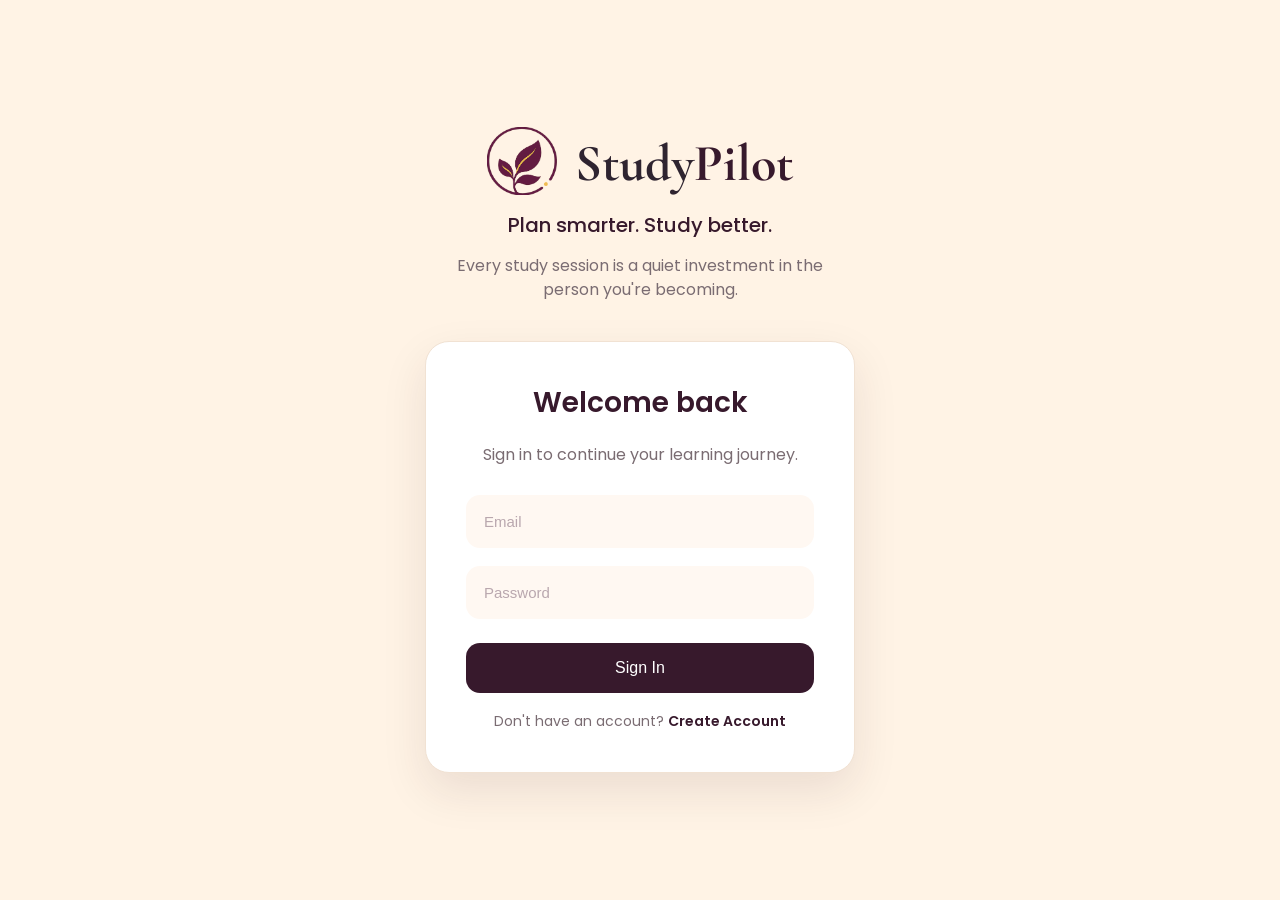
<file: index.html>
<!DOCTYPE html>
<html lang="en"> 
    <head> 
        <meta charset="UTF-8"> 
        <meta name="viewport" content="width=device-width, initial-scale=1.0"> 
        <title>StudyPilot</title> 
        <meta name="description" content="StudyPilot is a smart academic planner that helps students organize tasks, track subjects, and prepare efficiently for exams.">
        <link rel="icon" type="image/png" href="assets/logo/favicon.png">
        <meta property="og:type" content="website">
        <meta property="og:title" content="StudyPilot">
        <meta property="og:description" content="Plan smarter. Study better. A smart academic planner for students.">
        <meta property="og:image" content="assets/logo/favicon.png">
        <meta name="twitter:card" content="summary">
        <meta name="twitter:title" content="StudyPilot">
        <meta name="twitter:description" content="Plan smarter. Study better. A smart academic planner for students.">
        <meta name="twitter:image" content="assets/logo/favicon.png">
        <link rel="preconnect" href="https://fonts.googleapis.com"> 
        <link rel="preconnect" href="https://fonts.gstatic.com" crossorigin> 
        <link href="https://fonts.googleapis.com/css2?family=Cormorant+Garamond:wght@600;700&family=Poppins:wght@300;400;500;600&display=swap" rel="stylesheet"> 
        <link rel="stylesheet" href="assets/css/style.css"> 
    </head> 
    <body> 
        <div class="container"> 
            <div class="hero"> 
                <div class="brand"> 
                    <img src="assets/logo/logo.png" alt="StudyPilot Logo" class="logo">
                     <h1> <span class="study">Study</span><span class="pilot">Pilot</span> </h1> 
                    </div> <p class="tagline"> Plan smarter. Study better. </p> 
                    <p class="description"> Every study session is a quiet investment in the person you're becoming. </p> 
                </div> <div class="login-card">
                     <h3>Welcome back</h3> 
                     <p class="login-text"> Sign in to continue your learning journey. </p>
                      <input type="email" id="email" placeholder="Email" aria-label="Email">
                      <input type="password" id="password" placeholder="Password" aria-label="Password">
                      <h5 id="error-message" class="error-message"></h5> 
                      <button id="loginBtn"> Sign In </button> 
                      <p class="create-account"> Don't have an account? <a href="signup.html"> Create Account </a> </p> 
                    </div> 
                </div> 
                <script src="assets/js/authentication.js"></script> 
            </body> 
            </html>
</file>
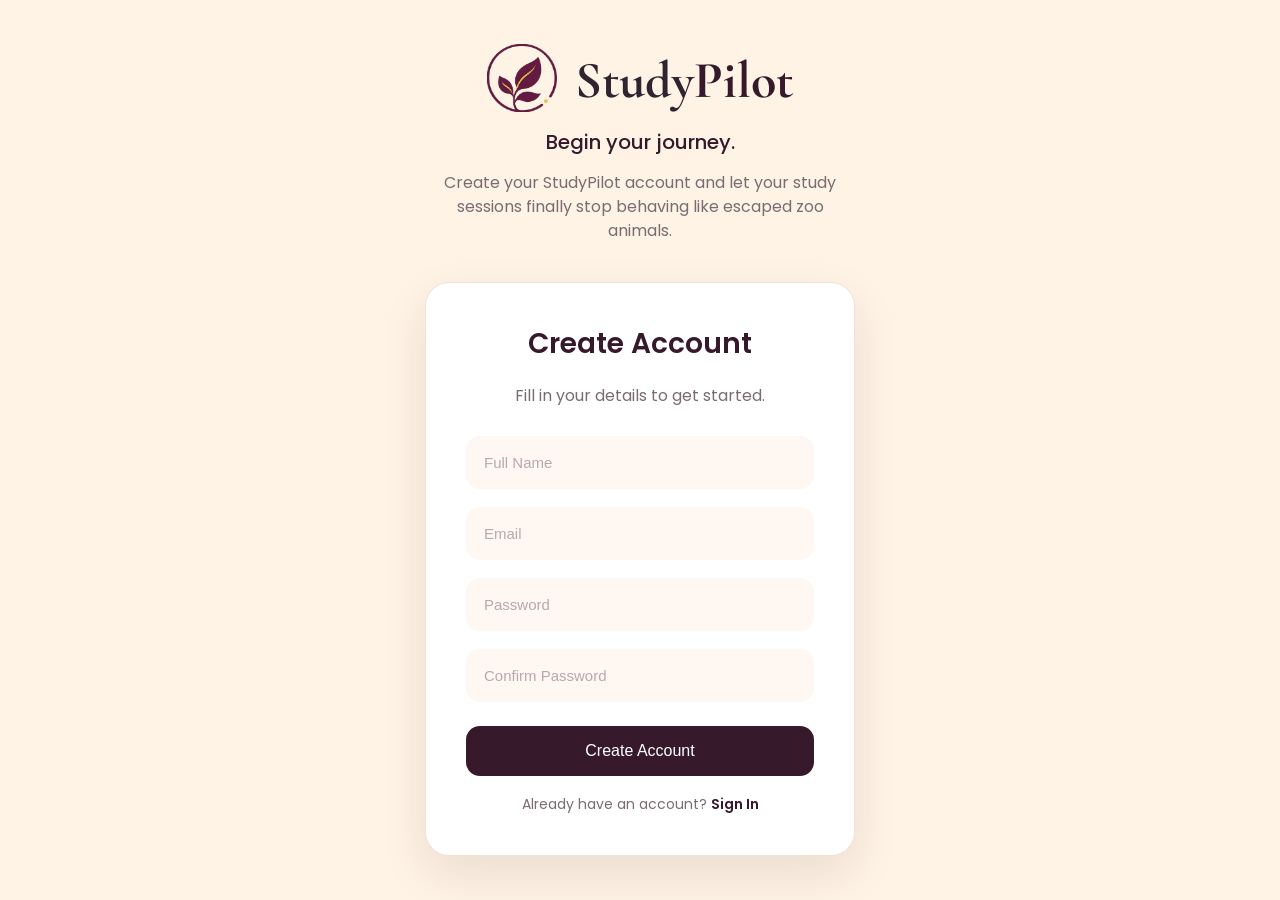
<file: signup.html>
<!DOCTYPE html>

<html lang="en">

<head>

    <meta charset="UTF-8">

    <meta name="viewport" content="width=device-width, initial-scale=1.0">

    <title>Create Account | StudyPilot</title>

    <meta name="description" content="Create your StudyPilot account and start planning smarter for your exams.">

    <link rel="icon" type="image/png" href="assets/logo/favicon.png">

    <meta property="og:type" content="website">

    <meta property="og:title" content="Create Account | StudyPilot">

    <meta property="og:description" content="Create your StudyPilot account and start planning smarter for your exams.">

    <meta property="og:image" content="assets/logo/favicon.png">

    <meta name="twitter:card" content="summary">

    <meta name="twitter:title" content="Create Account | StudyPilot">

    <meta name="twitter:description" content="Create your StudyPilot account and start planning smarter for your exams.">

    <meta name="twitter:image" content="assets/logo/favicon.png">

    <link rel="preconnect" href="https://fonts.googleapis.com">

    <link rel="preconnect" href="https://fonts.gstatic.com" crossorigin>

    <link
        href="https://fonts.googleapis.com/css2?family=Cormorant+Garamond:wght@600;700&family=Poppins:wght@300;400;500;600&display=swap"
        rel="stylesheet">

    <link rel="stylesheet" href="assets/css/style.css">

</head>

<body>

    <div class="container">

        <div class="hero">

            <div class="brand">

                <img
                    src="assets/logo/logo.png"
                    class="logo"
                    alt="StudyPilot Logo">

                <h1>
                    <span class="study">Study</span><span class="pilot">Pilot</span>
                </h1>

            </div>

            <p class="tagline">
                Begin your journey.
            </p>

            <p class="description">
                Create your StudyPilot account and let your study sessions finally stop behaving like escaped zoo
                animals.
            </p>

        </div>

        <div class="login-card">

            <h3>
                Create Account
            </h3>

            <p class="login-text">
                Fill in your details to get started.
            </p>

            <input
                type="text"
                id="name"
                placeholder="Full Name"
                aria-label="Full Name">

            <input
                type="email"
                id="email"
                placeholder="Email"
                aria-label="Email">

            <input
                type="password"
                id="password"
                placeholder="Password"
                aria-label="Password">

            <input
                type="password"
                id="confirmPassword"
                placeholder="Confirm Password"
                aria-label="Confirm Password">

            <p
                id="signup-error"
                class="error-message">
            </p>

            <button id="signupBtn">
                Create Account
            </button>

            <p class="create-account">
                Already have an account?
                <a href="index.html">
                    Sign In
                </a>
            </p>

        </div>

    </div>

    <script src="assets/js/authentication.js"></script>

</body>

</html>
</file>
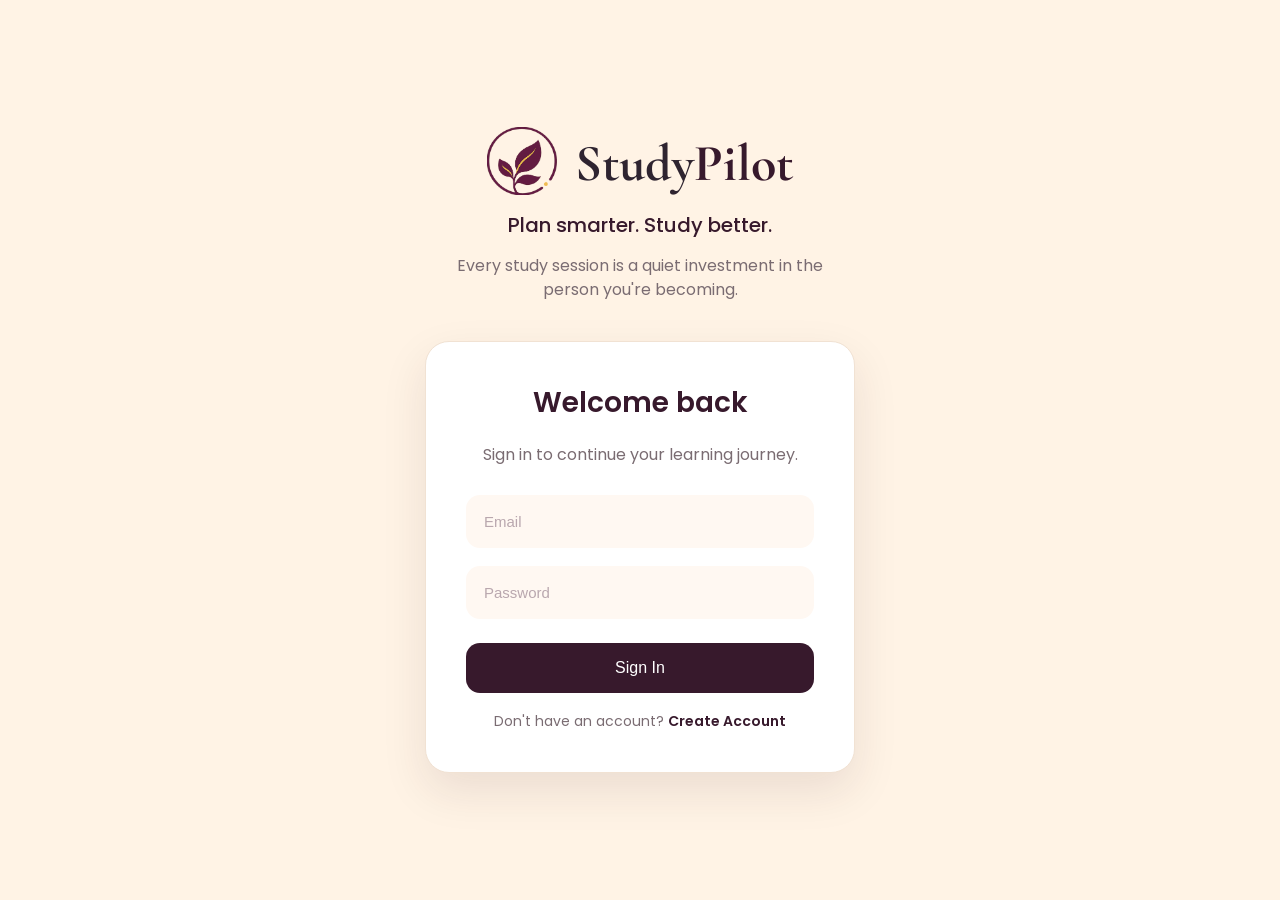
<file: pages/analytics.html>
<!DOCTYPE html>
<html lang="en">

<head>

<meta charset="UTF-8">
<meta name="viewport" content="width=device-width, initial-scale=1.0">

<title>Analytics | StudyPilot</title>

<meta name="description" content="Track your study performance, workload, and progress analytics in StudyPilot.">

<link rel="icon" type="image/png" href="../assets/logo/favicon.png">

<meta property="og:type" content="website">
<meta property="og:title" content="Analytics | StudyPilot">
<meta property="og:description" content="Track your study performance, workload, and progress analytics in StudyPilot.">
<meta property="og:image" content="../assets/logo/favicon.png">

<meta name="twitter:card" content="summary">
<meta name="twitter:title" content="Analytics | StudyPilot">
<meta name="twitter:description" content="Track your study performance, workload, and progress analytics in StudyPilot.">
<meta name="twitter:image" content="../assets/logo/favicon.png">

<link rel="preconnect" href="https://fonts.googleapis.com">
<link rel="preconnect" href="https://fonts.gstatic.com" crossorigin>

<link href="https://fonts.googleapis.com/css2?family=Poppins:wght@300;400;500;600&family=Cormorant+Garamond:wght@600;700&display=swap" rel="stylesheet">

<link rel="stylesheet"
href="https://fonts.googleapis.com/css2?family=Material+Symbols+Rounded:opsz,wght,FILL,GRAD@24,500,0,0">

<link rel="stylesheet"
href="../assets/css/app.css">

</head>

<body>

<div class="dashboard">

<!-- SIDEBAR -->

<aside class="sidebar">

<div class="logo-section">

<img src="../assets/logo/logo_white.png"
class="sidebar-logo"
alt="StudyPilot Logo">

<h2>StudyPilot</h2>

</div>

<nav>

<a href="dashboard.html">

<span class="material-symbols-rounded">
dashboard
</span>

Dashboard

</a>

<a href="subjects.html">

<span class="material-symbols-rounded">
menu_book
</span>

Subjects

</a>

<a href="planner.html">

<span class="material-symbols-rounded">
edit_calendar
</span>

Planner

</a>

<a href="analytics.html" class="active">

<span class="material-symbols-rounded">
monitoring
</span>

Analytics

</a>

<a href="settings.html">

<span class="material-symbols-rounded">
settings
</span>

Settings

</a>

<a href="#" onclick="logout()">

<span class="material-symbols-rounded">
logout
</span>

Logout

</a>

</nav>

</aside>

<!-- MAIN -->

<main class="content analytics-page">

<section class="hero">

<div>

<h1>Analytics.</h1>

<p>

Know where you stand before the exams do.

</p>

</div>

</section>

<!-- STUDY PERFORMANCE -->

<section class="perfCard">

<div class="perfHeader">

<h2>Study Performance</h2>

<div class="perfOverall">

<span class="perfOverallValue" id="perfOverall">0%</span>

<span class="perfOverallLabel">Overall Progress</span>

</div>

</div>

<p class="perfCaption">

Weighted across completed tasks and completed chapters.

</p>

<div class="perfMetrics">

<div class="perfMetric">

<span class="perfMetricLabel">Task Completion</span>

<span class="perfMetricValue" id="perfTaskRate">0%</span>

<div class="perfMetricTrack"><div class="perfMetricFill perfFillTask" id="perfTaskBar"></div></div>

</div>

<div class="perfMetric">

<span class="perfMetricLabel">Subject Completion</span>

<span class="perfMetricValue" id="perfSubjectRate">0%</span>

<div class="perfMetricTrack"><div class="perfMetricFill perfFillSubject" id="perfSubjectBar"></div></div>

</div>

<div class="perfMetric">

<span class="perfMetricLabel">Chapter Completion</span>

<span class="perfMetricValue" id="perfChapterRate">0%</span>

<div class="perfMetricTrack"><div class="perfMetricFill perfFillChapter" id="perfChapterBar"></div></div>

</div>

</div>

</section>

<!-- SUBJECT PERFORMANCE -->

<section class="analyticsBlock">

<h2>Subject Performance</h2>

<p class="blockCaption">Subjects ranked by completion percentage.</p>

<div id="subjectRankList">

</div>

</section>

<!-- WORKLOAD ANALYSIS -->

<section class="analyticsBlock">

<div class="workloadHeader">

<h2>Workload Analysis</h2>

<span class="workloadStatus" id="workloadStatus">—</span>

</div>

<p class="blockCaption">Where your remaining work is concentrated.</p>

<div id="workloadSubjectList">

</div>

<p class="workloadTaskLine" id="workloadTaskLine">

</p>

</section>

<!-- INSIGHTS + ATTENTION NEEDED -->

<section class="analyticsSupportGrid">

<div class="analyticsBlock analyticsSupportCard">

<h2>Insights</h2>

<div id="analyticsInsightsList">

</div>

</div>

<div class="analyticsBlock analyticsSupportCard attentionCard">

<h2>Needs Attention</h2>

<div id="attentionList">

</div>

</div>

</section>

</main>

</div>

<script src="../assets/js/app.js"></script>

</body>

</html>
</file>
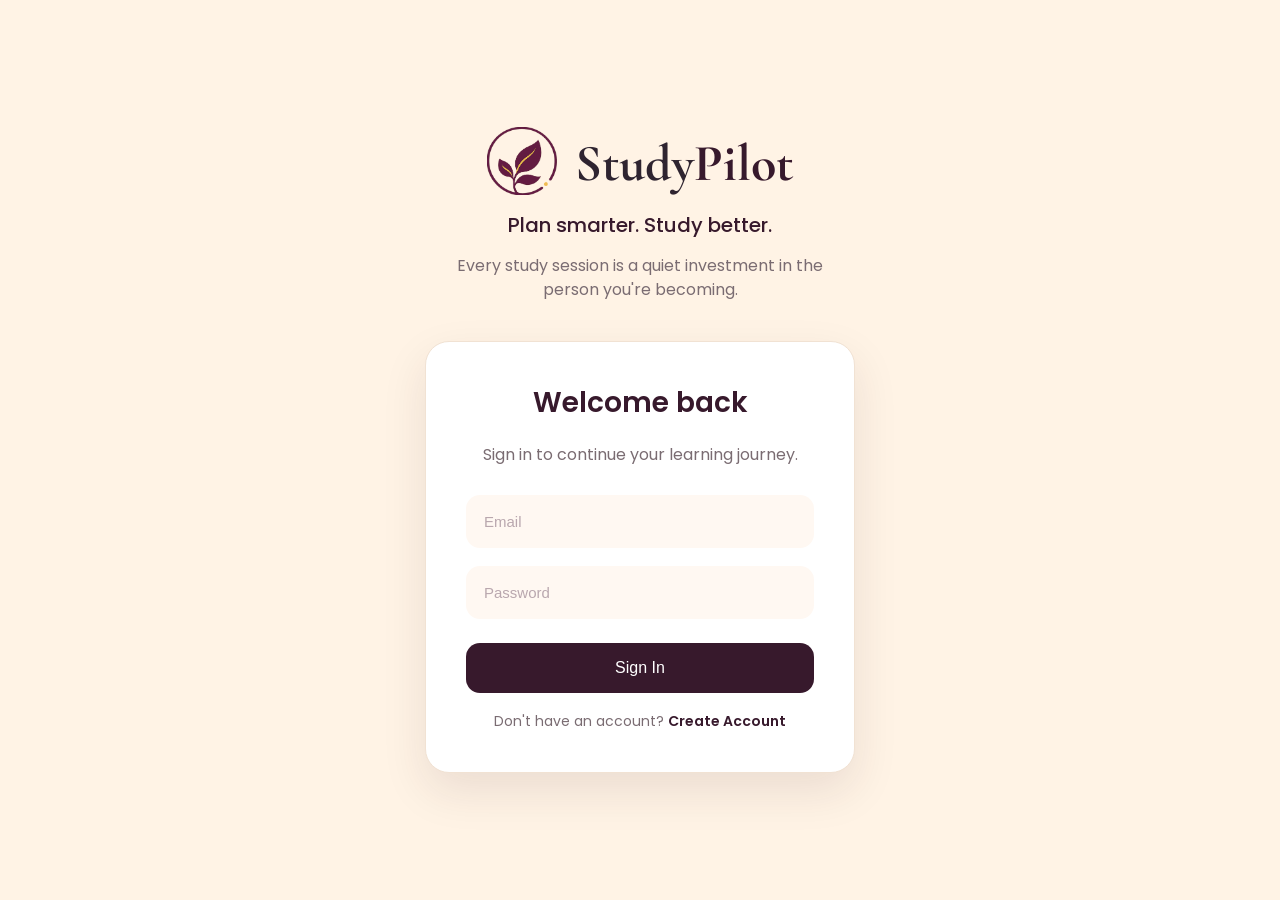
<file: pages/dashboard.html>
<!DOCTYPE html>
<html lang="en">
<head>
    <meta charset="UTF-8">
    <meta name="viewport" content="width=device-width, initial-scale=1.0">

    <title>Dashboard</title>

    <meta name="description" content="Your StudyPilot dashboard — track today's study focus, progress, and upcoming deadlines at a glance.">

    <link rel="icon" type="image/png" href="../assets/logo/favicon.png">

    <meta property="og:type" content="website">
    <meta property="og:title" content="Dashboard | StudyPilot">
    <meta property="og:description" content="Your StudyPilot dashboard — track today's study focus, progress, and upcoming deadlines at a glance.">
    <meta property="og:image" content="../assets/logo/favicon.png">

    <meta name="twitter:card" content="summary">
    <meta name="twitter:title" content="Dashboard | StudyPilot">
    <meta name="twitter:description" content="Your StudyPilot dashboard — track today's study focus, progress, and upcoming deadlines at a glance.">
    <meta name="twitter:image" content="../assets/logo/favicon.png">

    <link rel="preconnect" href="https://fonts.googleapis.com">
    <link rel="preconnect" href="https://fonts.gstatic.com" crossorigin>

    <link href="https://fonts.googleapis.com/css2?family=Cormorant+Garamond:wght@600;700&family=Poppins:wght@300;400;500;600&display=swap" rel="stylesheet">
    <link rel="stylesheet"
    href="https://fonts.googleapis.com/css2?family=Material+Symbols+Rounded:opsz,wght,FILL,GRAD@24,500,0,0">
    <link rel="stylesheet" href="../assets/css/app.css">
</head>
<body>

<div class="dashboard">

    <!-- ================= Sidebar ================= -->

    <aside class="sidebar">

        <div class="logo-section">

            <img src="../assets/logo/logo_white.png"
                class="sidebar-logo"
                alt="StudyPilot">

            <h2>StudyPilot</h2>

        </div>

        <nav>

<a href="dashboard.html" class="active">

<span class="material-symbols-rounded">
dashboard
</span>

Dashboard

</a>

<a href="subjects.html">

<span class="material-symbols-rounded">
menu_book
</span>

Subjects

</a>

<a href="planner.html">

<span class="material-symbols-rounded">
edit_calendar
</span>

Planner

</a>

<a href="analytics.html">

<span class="material-symbols-rounded">
monitoring
</span>

Analytics

</a>

<a href="settings.html">

<span class="material-symbols-rounded">
settings
</span>

Settings

</a>

<a href="#" onclick="logout()">

<span class="material-symbols-rounded">
logout
</span>

Logout

</a>

</nav>

    </aside>


    <!-- ================= Main ================= -->

    <main class="content dashboard-home">


        <!-- Hero: the emotional opener only -->

        <section class="hero">

            <div>

                <h1 id="greeting">
                    Good Evening
                </h1>

                <p id="date">
                    Tuesday, July 8
                </p>

                <p id="quickStatus">
                </p>

                <div class="heroQuote">
                    <span class="quote-mark">❝</span>
                    <p id="quote">
                        Discipline is choosing
                        between what you want now
                        and what you want most.
                    </p>
                </div>

            </div>

        </section>


        <!-- Progress: first major card, own importance -->

        <section class="progressSection">

            <div class="progress-card progressCard">

                <div class="card-title">

                    Progress

                </div>

                <div class="progressLayout">

                    <div class="progressRingWrap">

                        <div class="progress-bar">

                            <div
                            class="progress-fill"
                            id="progressFill">

                            </div>

                        </div>

                        <div class="progressRingCenter">

                            <p id="progressText">0%</p>

                            <span class="progressRingCaption">Overall Progress</span>

                        </div>

                    </div>

                    <div id="progressBreakdown" class="progressBars">

                        <div class="progressBarRow">
                            <div class="progressBarLabel">
                                <strong>Task Progress</strong>
                                <span id="taskProgressText">0%</span>
                            </div>
                            <div class="progressBarTrack">
                                <div class="progressBarFill" id="taskProgressBar"></div>
                            </div>
                        </div>

                        <div class="progressBarRow">
                            <div class="progressBarLabel">
                                <strong>Subject Progress</strong>
                                <span id="subjectProgressText">0%</span>
                            </div>
                            <div class="progressBarTrack">
                                <div class="progressBarFill" id="subjectProgressBar"></div>
                            </div>
                        </div>

                        <div class="progressBarRow">
                            <div class="progressBarLabel">
                                <strong>Chapter Progress</strong>
                                <span id="chapterProgressText">0%</span>
                            </div>
                            <div class="progressBarTrack">
                                <div class="progressBarFill" id="chapterProgressBar"></div>
                            </div>
                        </div>

                    </div>

                </div>

            </div>

        </section>


        <!-- Today's Focus: second major card, visually distinct -->

        <section class="focusSection">

            <div class="progress-card focusHighlight">

                <div class="card-title">

                    🎯 Today's Focus

                </div>

                <div id="focusCardBody">

                </div>

            </div>

        </section>


        <!-- Smart Study Plan preview + Quick Stats -->

        <section class="planStatsRow">

            <div class="focus-card">

                <div class="card-title">

                    Today's Smart Study Plan

                </div>

                <div id="task-list">

                    <!-- JS inserts top 3 scheduler.plan items -->

                </div>

                <a href="planner.html" class="viewFullPlanBtn">
                    View Full Plan →
                </a>

            </div>

            <div class="progress-card quickStatsCard">

                <div class="card-title">

                    Quick Stats

                </div>

                <div class="quickStatsGrid">

                    <div class="quickStatTile">
                        <span class="quickStatIcon">✅</span>
                        <span class="quickStatLabel">Tasks</span>
                        <span class="quickStatValue">
                            <span id="dashTasksCompleted">0</span> done
                        </span>
                        <span class="quickStatSub">
                            <span id="dashTasksPending">0</span> pending
                        </span>
                    </div>

                    <div class="quickStatTile">
                        <span class="quickStatIcon">📚</span>
                        <span class="quickStatLabel">Subjects</span>
                        <span class="quickStatValue">
                            <span id="dashSubjectsCompleted">0</span> done
                        </span>
                        <span class="quickStatSub">
                            <span id="dashActiveSubjects">0</span> active
                        </span>
                    </div>

                    <div class="quickStatTile">
                        <span class="quickStatIcon">📖</span>
                        <span class="quickStatLabel">Chapters</span>
                        <span class="quickStatValue">
                            <span id="dashCompletedChapters">0</span> / <span id="dashTotalChapters">0</span>
                        </span>
                    </div>

                    <div class="quickStatTile">
                        <span class="quickStatIcon">📅</span>
                        <span class="quickStatLabel">Upcoming</span>
                        <span class="quickStatValue">
                            <span id="dashUpcomingCount">0</span>
                        </span>
                        <span class="quickStatSub">this week</span>
                    </div>

                </div>

            </div>

        </section>


        <!-- Supporting cards -->

        <section class="dashboard-grid supportGrid">

            <!-- Upcoming Deadlines -->

            <div class="deadline-card supportCard">

                <span class="cardIcon">📅</span>

                <div class="card-title">

                    Upcoming

                </div>

                <div id="deadline-list">

                </div>

            </div>

            <!-- Today's Workload -->

            <div class="progress-card supportCard">

                <span class="cardIcon">📚</span>

                <div class="card-title">

                    Today's Workload

                </div>

                <p id="workloadLevel">
                </p>

                <div class="deadline">
                    <strong>Total Estimated Study Hours</strong>
                    <p id="dashTotalHours">0</p>
                </div>

                <div class="deadline">
                    <strong>Today's Focus</strong>
                    <p id="dashTodayFocusCount">0</p>
                </div>

                <div class="deadline">
                    <strong>Preferred Window</strong>
                    <p id="preferredWindow">Morning</p>
                </div>

            </div>

            <!-- Insights -->

            <div class="progress-card supportCard">

                <span class="cardIcon">💡</span>

                <div class="card-title">

                    Insights

                </div>

                <div id="insightsList">

                </div>

            </div>

            <!-- Recently Completed -->

            <div class="progress-card supportCard">

                <span class="cardIcon">✓</span>

                <div class="card-title">

                    Recently Completed

                </div>

                <div id="recentCompletedList">

                </div>

            </div>

        </section>

    </main>

</div>

<script src="../assets/js/app.js"></script>

</body>

</html>
</file>
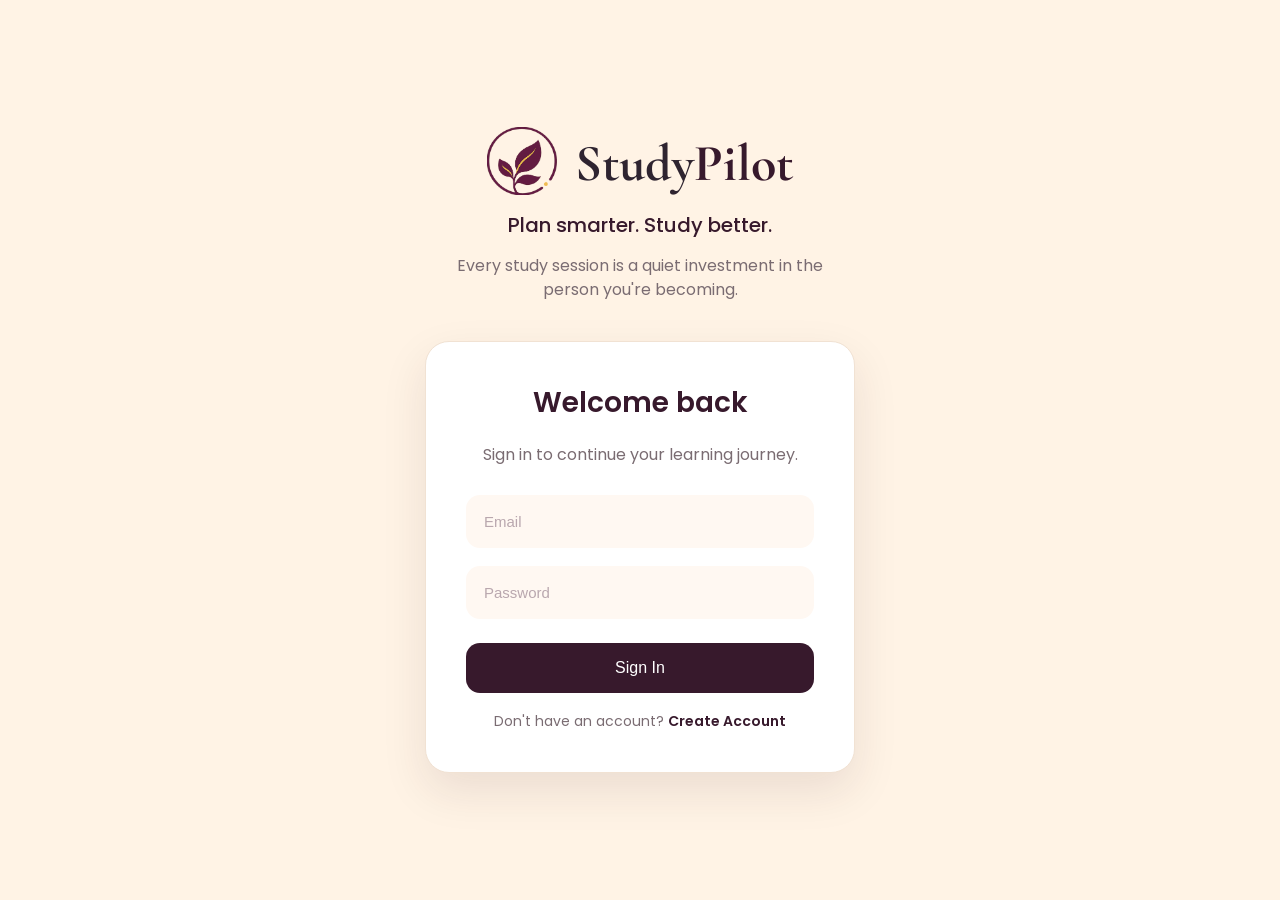
<file: pages/planner.html>
<!DOCTYPE html>
<html lang="en">

<head>

<meta charset="UTF-8">
<meta name="viewport" content="width=device-width, initial-scale=1.0">

<title>Planner | StudyPilot</title>

<meta name="description" content="Plan your daily study focus and manage tasks with StudyPilot's smart planner.">

<link rel="icon" type="image/png" href="../assets/logo/favicon.png">

<meta property="og:type" content="website">
<meta property="og:title" content="Planner | StudyPilot">
<meta property="og:description" content="Plan your daily study focus and manage tasks with StudyPilot's smart planner.">
<meta property="og:image" content="../assets/logo/favicon.png">

<meta name="twitter:card" content="summary">
<meta name="twitter:title" content="Planner | StudyPilot">
<meta name="twitter:description" content="Plan your daily study focus and manage tasks with StudyPilot's smart planner.">
<meta name="twitter:image" content="../assets/logo/favicon.png">

<link rel="preconnect" href="https://fonts.googleapis.com">
<link rel="preconnect" href="https://fonts.gstatic.com" crossorigin>

<link href="https://fonts.googleapis.com/css2?family=Poppins:wght@300;400;500;600&family=Cormorant+Garamond:wght@600;700&display=swap" rel="stylesheet">

<link rel="stylesheet" href="https://fonts.googleapis.com/css2?family=Material+Symbols+Rounded:opsz,wght,FILL,GRAD@24,500,0,0">

<link rel="stylesheet" href="../assets/css/app.css">

</head>

<body>

<div class="dashboard">

<!-- SIDEBAR -->

<aside class="sidebar">

<div class="logo-section">

<img src="../assets/logo/logo_white.png"
class="sidebar-logo"
alt="StudyPilot Logo">

<h2>StudyPilot</h2>

</div>

<nav>

<a href="dashboard.html">

<span class="material-symbols-rounded">dashboard</span>

Dashboard

</a>

<a href="subjects.html">

<span class="material-symbols-rounded">menu_book</span>

Subjects

</a>

<a href="planner.html" class="active">

<span class="material-symbols-rounded">edit_calendar</span>

Planner

</a>

<a href="analytics.html">

<span class="material-symbols-rounded">monitoring</span>

Analytics

</a>

<a href="settings.html">

<span class="material-symbols-rounded">settings</span>

Settings

</a>

<a href="#" onclick="logout()">

<span class="material-symbols-rounded">logout</span>

Logout

</a>

</nav>

</aside>



<!-- MAIN -->

<main class="content">

<section class="hero">

<div>

<h1>Planner.</h1>

<p>

Every small task completed is one less thing weighing on your mind.

</p>

</div>

</section>



<section class="planner-card">

<h2>Create a Task</h2>

<div class="planner-grid">

<div class="input-group">

<label for="taskTitle">Task Name</label>

<input
id="taskTitle"
type="text"
placeholder="Finish Mini Project">

</div>



<div class="input-group">

<label for="taskDate">Due Date</label>

<input
id="taskDate"
type="date">

</div>



<div class="input-group">

<label for="priority">Priority</label>

<select id="priority">

<option>Low</option>

<option>Medium</option>

<option>High</option>

</select>

</div>



<div class="input-group">

<label for="taskHours">Estimated Study Hours (optional)</label>

<input
id="taskHours"
type="number"
min="0.5"
step="0.5"
placeholder="1">

</div>

</div>



<button id="addTask">

<span class="material-symbols-rounded">

add

</span>

Create Task

</button>

</section>



<section class="planner-info">

<div class="info-card">

<h3>Total Tasks</h3>

<h1 id="taskCount">0</h1>

</div>

<div class="info-card">

<h3>Completed</h3>

<h1 id="completedCount">0</h1>

</div>

<div class="info-card">

<h3>Pending</h3>

<h1 id="pendingCount">0</h1>

</div>

</section>


<section class="planner-card" id="emergencySection" style="display:none;">

    <h2>⚠️ Emergency Warning</h2>

    <div id="emergencyBanner"></div>

</section>

<section class="planner-card">

    <h2>🎯 Today's Focus</h2>

    <div id="todayFocusList" class="planStack">

        <div class="empty">

            🌱

            <p>No focus plan yet.</p>

            <span>
                Add a task or subject to get started.
            </span>

        </div>

    </div>

</section>

<section class="planner-card" id="needsAttentionSection" style="display:none;">

    <h2>Needs Attention</h2>

    <div id="needsAttentionList" class="planStack"></div>

</section>

<section class="planner-card">

    <h2>Subject Preparation Plan</h2>

    <div id="studyPlan" class="planStack">

        <div class="empty">

            📚

            <p>No subject preparation plan yet.</p>

            <span>
                Add a subject to get started.
            </span>

        </div>

    </div>

</section>
<section>

<h2 class="section-title">

Your Tasks

</h2>

<div
id="allTasks"
class="allTasks">

<div class="empty">

<span class="material-symbols-rounded"

style="font-size:70px;color:var(--gold);">

task

</span>

<p>

Nothing planned yet.

</p>

<span>

Create your first task and begin building momentum.

</span>

</div>

</div>

</section>

</main>

</div>

<script src="../assets/js/app.js"></script>

</body>

</html>
</file>
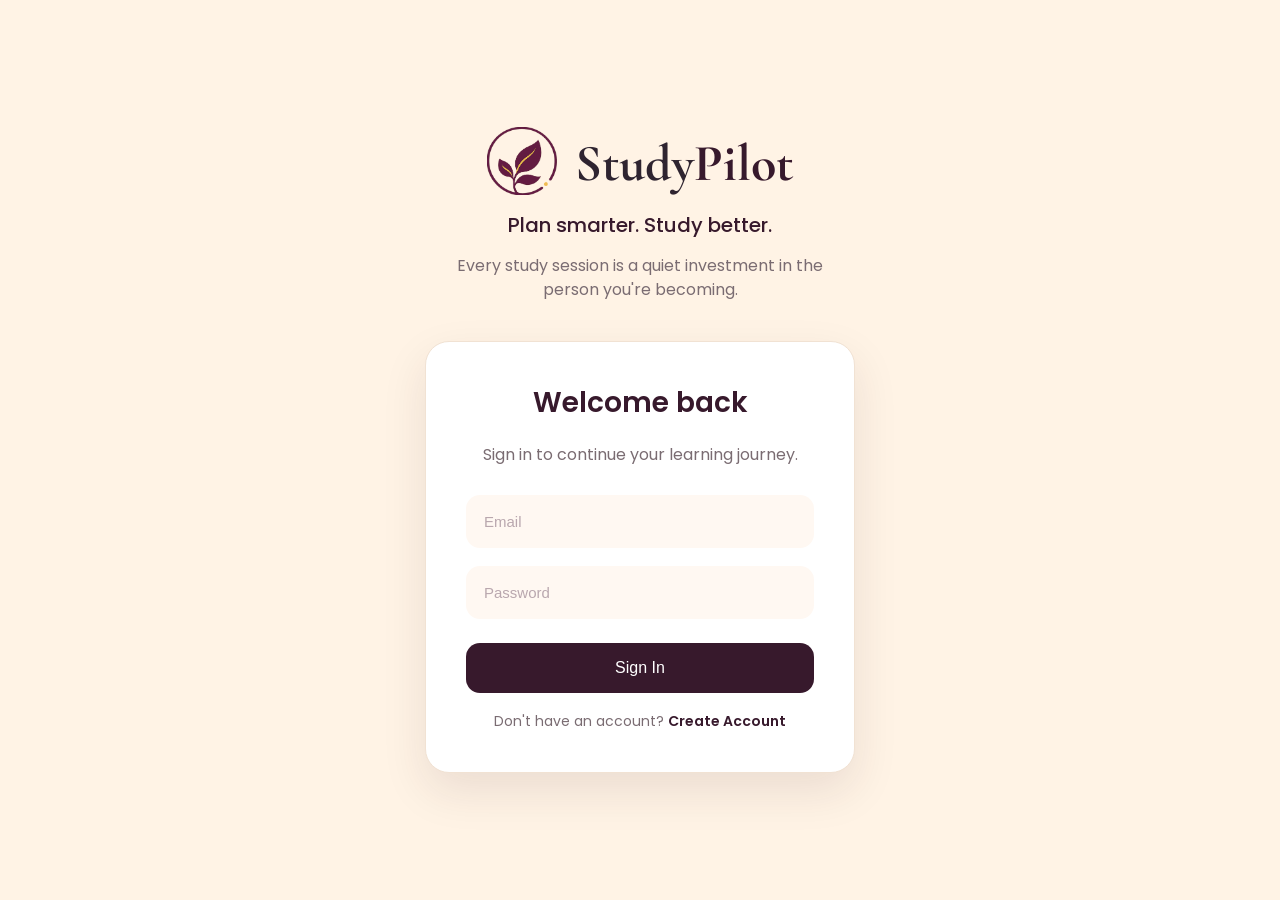
<file: pages/settings.html>
<!DOCTYPE html>
<html lang="en">
<head>
<meta charset="UTF-8">
<meta name="viewport" content="width=device-width, initial-scale=1.0">
<title>Settings | StudyPilot</title>
<meta name="description" content="Customize your StudyPilot study preferences, daily goals, and account settings.">
<link rel="icon" type="image/png" href="../assets/logo/favicon.png">
<meta property="og:type" content="website">
<meta property="og:title" content="Settings | StudyPilot">
<meta property="og:description" content="Customize your StudyPilot study preferences, daily goals, and account settings.">
<meta property="og:image" content="../assets/logo/favicon.png">
<meta name="twitter:card" content="summary">
<meta name="twitter:title" content="Settings | StudyPilot">
<meta name="twitter:description" content="Customize your StudyPilot study preferences, daily goals, and account settings.">
<meta name="twitter:image" content="../assets/logo/favicon.png">
<link rel="preconnect" href="https://fonts.googleapis.com">
<link rel="preconnect" href="https://fonts.gstatic.com" crossorigin>
<link href="https://fonts.googleapis.com/css2?family=Poppins:wght@300;400;500;600&family=Cormorant+Garamond:wght@600;700&display=swap" rel="stylesheet">
<link rel="stylesheet" href="https://fonts.googleapis.com/css2?family=Material+Symbols+Rounded:opsz,wght,FILL,GRAD@24,500,0,0">
<link rel="stylesheet" href="../assets/css/app.css">
</head>
<body>
<div class="dashboard">

<!-- SIDEBAR -->
<aside class="sidebar">
  <div class="logo-section">
    <img src="../assets/logo/logo_white.png" class="sidebar-logo" alt="StudyPilot Logo">
    <h2>StudyPilot</h2>
  </div>
  <nav>
    <a href="dashboard.html"><span class="material-symbols-rounded">dashboard</span>Dashboard</a>
    <a href="subjects.html"><span class="material-symbols-rounded">menu_book</span>Subjects</a>
    <a href="planner.html"><span class="material-symbols-rounded">edit_calendar</span>Planner</a>
    <a href="analytics.html"><span class="material-symbols-rounded">monitoring</span>Analytics</a>
    <a href="settings.html" class="active"><span class="material-symbols-rounded">settings</span>Settings</a>
    <a href="#" onclick="logout()"><span class="material-symbols-rounded">logout</span>Logout</a>
  </nav>
</aside>

<!-- MAIN -->
<main class="content sp-settings">

  <section class="hero">
    <div>
      <h1>Settings.</h1>
      <p>Personalize your StudyPilot experience.</p>
    </div>
  </section>

  <!-- ── 1. PROFILE ── -->
  <section class="sp-section">
    <div class="sp-section-label">
      <span class="material-symbols-rounded">person</span>
      Profile
    </div>

    <div class="sp-card">
      <div class="sp-row">
        <div class="sp-row-info">
          <span class="sp-row-title">Display Name</span>
          <span class="sp-row-desc">Shown on your dashboard greeting</span>
        </div>
        <div class="sp-row-control">
          <input type="text" id="userName" placeholder="Your Name" aria-label="Display Name">
        </div>
      </div>

      <div class="sp-row">
        <div class="sp-row-info">
          <span class="sp-row-title">Email Address</span>
          <span class="sp-row-desc">Linked to your StudyPilot account</span>
        </div>
        <div class="sp-row-control">
          <input type="email" id="userEmail" placeholder="you@example.com" aria-label="Email Address">
        </div>
      </div>
    </div>
  </section>

  <!-- ── 2. STUDY PREFERENCES ── -->
  <section class="sp-section">
    <div class="sp-section-label">
      <span class="material-symbols-rounded">school</span>
      Study Preferences
    </div>

    <div class="sp-card">
      <div class="sp-row">
        <div class="sp-row-info">
          <span class="sp-row-title">Daily Study Goal</span>
          <span class="sp-row-desc">Target hours per day used in workload calculations</span>
        </div>
        <div class="sp-row-control sp-row-control--narrow">
          <input type="number" id="studyGoal" min="1" max="15" placeholder="6" aria-label="Daily Study Goal in hours">
          <span class="sp-unit">hrs / day</span>
        </div>
      </div>

      <div class="sp-row">
        <div class="sp-row-info">
          <span class="sp-row-title">Preferred Study Window</span>
          <span class="sp-row-desc">Your best focus time — used to build your daily plan</span>
        </div>
        <div class="sp-row-control sp-row-control--narrow">
          <select id="studyTime" aria-label="Preferred Study Window">
            <option>Morning</option>
            <option>Afternoon</option>
            <option>Evening</option>
            <option>Night</option>
          </select>
        </div>
      </div>
    </div>

    <div class="sp-save-row">
      <button id="saveSettings" class="sp-btn-primary">
        <span class="material-symbols-rounded">save</span>
        Save Preferences
      </button>
      <span class="sp-save-hint">Changes apply immediately across Dashboard and Planner</span>
    </div>
  </section>

  <!-- ── 3. PLANNER PREFERENCES ── -->
  <section class="sp-section">
    <div class="sp-section-label">
      <span class="material-symbols-rounded">edit_calendar</span>
      Planner Preferences
    </div>

    <div class="sp-card">
      <div class="sp-row">
        <div class="sp-row-info">
          <span class="sp-row-title">Default Task Priority</span>
          <span class="sp-row-desc">Pre-selected priority when creating a new task</span>
        </div>
        <div class="sp-row-control sp-row-control--narrow">
          <select id="defaultPriority" aria-label="Default Task Priority">
            <option>Low</option>
            <option selected>Medium</option>
            <option>High</option>
          </select>
        </div>
      </div>

      <div class="sp-row">
        <div class="sp-row-info">
          <span class="sp-row-title">Default Estimated Hours</span>
          <span class="sp-row-desc">Prefill estimated hours when adding a new task (0.25 – 12)</span>
        </div>
        <div class="sp-row-control sp-row-control--narrow">
          <input type="number" id="defaultTaskHours" placeholder="1" aria-label="Default Estimated Hours"
                 min="0.25" max="12" step="0.25">
          <span class="sp-unit">hrs</span>
        </div>
      </div>
    </div>
  </section>

  <!-- ── 4. APPEARANCE ── -->
  <section class="sp-section">
    <div class="sp-section-label">
      <span class="material-symbols-rounded">palette</span>
      Appearance
    </div>

    <div class="sp-card sp-card--muted">
      <div class="sp-row sp-row--disabled">
        <div class="sp-row-info">
          <span class="sp-row-title">Color Theme</span>
          <span class="sp-row-desc">Switch between light and dark interface</span>
        </div>
        <div class="sp-row-control">
          <div class="sp-theme-chips">
            <button class="sp-theme-chip sp-theme-chip--active" disabled>
              <span class="sp-theme-swatch sp-swatch-light"></span>Light
            </button>
            <button class="sp-theme-chip" disabled>
              <span class="sp-theme-swatch sp-swatch-dark"></span>Dark
            </button>
          </div>
        </div>
      </div>

      <div class="sp-coming-soon">
        <span class="material-symbols-rounded">schedule</span>
        Dark mode and additional themes are coming soon.
      </div>
    </div>
  </section>

  <!-- ── 5. DATA & APP MANAGEMENT ── -->
  <section class="sp-section">
    <div class="sp-section-label">
      <span class="material-symbols-rounded">database</span>
      Data &amp; App Management
    </div>

    <div class="sp-card">
      <div class="sp-danger-row">
        <div class="sp-row-info">
          <span class="sp-row-title">Clear All Tasks</span>
          <span class="sp-row-desc">Permanently delete every task you've created</span>
        </div>
        <button id="clearTasks" class="sp-btn-danger">
          <span class="material-symbols-rounded">delete</span>
          Clear Tasks
        </button>
      </div>

      <div class="sp-danger-row">
        <div class="sp-row-info">
          <span class="sp-row-title">Clear All Subjects</span>
          <span class="sp-row-desc">Remove all subjects, chapters, and exam dates</span>
        </div>
        <button id="clearSubjects" class="sp-btn-danger">
          <span class="material-symbols-rounded">delete</span>
          Clear Subjects
        </button>
      </div>

      <div class="sp-divider"></div>

      <div class="sp-danger-row sp-danger-row--reset">
        <div class="sp-row-info">
          <span class="sp-row-title">Reset StudyPilot</span>
          <span class="sp-row-desc">Erase all data including settings, tasks, and subjects. This cannot be undone.</span>
        </div>
        <button id="clearEverything" class="sp-btn-reset">
          <span class="material-symbols-rounded">warning</span>
          Reset Everything
        </button>
      </div>
    </div>
  </section>

  <!-- ── 6. ABOUT ── -->
  <section class="sp-section sp-about">
    <div class="sp-card sp-about-card">
      <div class="sp-about-logo">
        <img src="../assets/logo/logo.png" alt="StudyPilot" class="sp-about-img">
        <div>
          <span class="sp-about-name">StudyPilot</span>
          <span class="sp-about-version">Version 1.0</span>
        </div>
      </div>
      <p class="sp-about-desc">
        A smart academic planner designed to help students organize tasks, monitor subject progress, and prepare efficiently for exams.
      </p>
      <div class="sp-about-meta">
        Made with <span class="sp-heart">❤</span> by <strong>Apoorvi Goel</strong>
      </div>
    </div>
  </section>

</main>
</div>
<script src="../assets/js/app.js"></script>
</body>
</html>
</file>
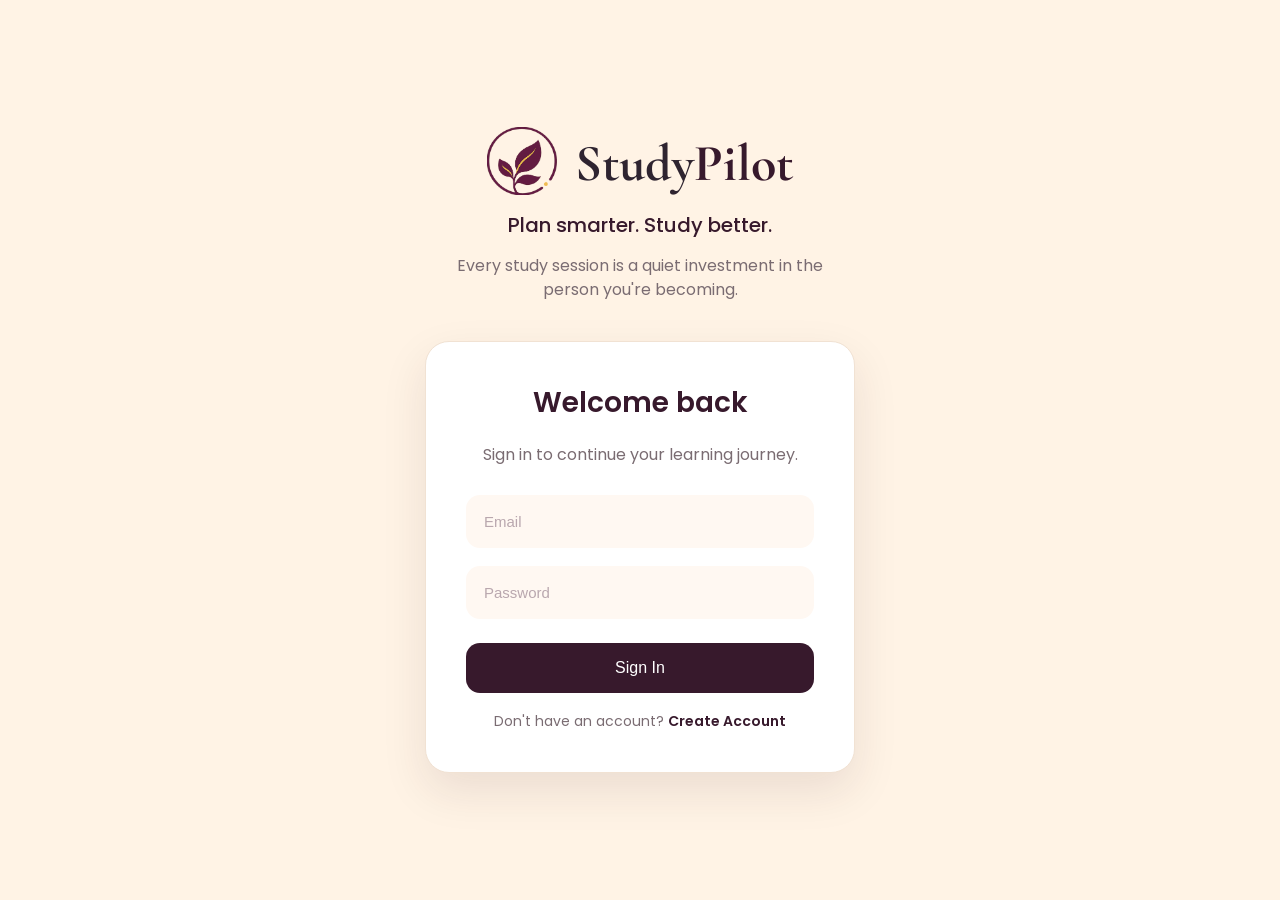
<file: pages/subjects.html>
<!DOCTYPE html>
<html lang="en">

<head>

<meta charset="UTF-8">
<meta name="viewport" content="width=device-width, initial-scale=1.0">

<title>Subjects | StudyPilot</title>

<meta name="description" content="Manage your subjects, chapters, and exam dates in StudyPilot.">

<link rel="icon" type="image/png" href="../assets/logo/favicon.png">

<meta property="og:type" content="website">
<meta property="og:title" content="Subjects | StudyPilot">
<meta property="og:description" content="Manage your subjects, chapters, and exam dates in StudyPilot.">
<meta property="og:image" content="../assets/logo/favicon.png">

<meta name="twitter:card" content="summary">
<meta name="twitter:title" content="Subjects | StudyPilot">
<meta name="twitter:description" content="Manage your subjects, chapters, and exam dates in StudyPilot.">
<meta name="twitter:image" content="../assets/logo/favicon.png">

<link rel="preconnect" href="https://fonts.googleapis.com">
<link rel="preconnect" href="https://fonts.gstatic.com" crossorigin>

<link href="https://fonts.googleapis.com/css2?family=Poppins:wght@300;400;500;600&family=Cormorant+Garamond:wght@600;700&display=swap" rel="stylesheet">

<link rel="stylesheet"
href="https://fonts.googleapis.com/css2?family=Material+Symbols+Rounded:opsz,wght,FILL,GRAD@24,500,0,0">

<link rel="stylesheet" href="../assets/css/app.css">

</head>

<body>

<div class="dashboard">

<!-- ================= SIDEBAR ================= -->

<aside class="sidebar">

<div class="logo-section">

<img src="../assets/logo/logo_white.png"
class="sidebar-logo"
alt="StudyPilot Logo">

<h2>StudyPilot</h2>

</div>

<nav>

<a href="dashboard.html">

<span class="material-symbols-rounded">
dashboard
</span>

Dashboard

</a>

<a href="subjects.html" class="active">

<span class="material-symbols-rounded">
menu_book
</span>

Subjects

</a>

<a href="planner.html">

<span class="material-symbols-rounded">
edit_calendar
</span>

Planner

</a>

<a href="analytics.html">

<span class="material-symbols-rounded">
monitoring
</span>

Analytics

</a>

<a href="settings.html">

<span class="material-symbols-rounded">
settings
</span>

Settings

</a>

<a href="#" onclick="logout()">

<span class="material-symbols-rounded">
logout
</span>

Logout

</a>

</nav>

</aside>

<!-- ================= MAIN ================= -->

<main class="content">

<section class="hero">

<div>

<h1>Subjects.</h1>

<p>
Build your semester one chapter at a time.
</p>

</div>

</section>

<!-- ================= TOP STATS ================= -->

<section class="planner-info">

<div class="info-card">

<h3>Total Subjects</h3>

<h1 id="subjectCount">

0

</h1>

</div>

<div class="info-card">

<h3>Upcoming Exams</h3>

<h1 id="examCount">

0

</h1>

</div>

<div class="info-card">

<h3>Average Progress</h3>

<h1 id="averageProgress">

0%

</h1>

</div>

</section>

<!-- ================= ADD SUBJECT ================= -->

<section class="planner-card">

<h2>Add Subject</h2>

<div class="planner-grid">

<div class="input-group">

<label for="subjectName">Subject Name</label>

<input
type="text"
id="subjectName"
placeholder="Operating Systems">

</div>

<div class="input-group">

<label for="examDate">Exam Date</label>

<input
type="date"
id="examDate">

</div>


<div class="input-group">

<label for="totalChapters">Total Chapters</label>

<input
type="number"
id="totalChapters"
placeholder="12">

</div>

<div class="input-group">

<label for="completedChapters">Completed Chapters</label>

<input
type="number"
id="completedChapters"
placeholder="4">

</div>

<div class="input-group">

<label for="difficulty">Difficulty</label>

<select id="difficulty">

<option>Easy</option>

<option>Medium</option>

<option>Hard</option>

</select>

</div>

</div>

<button id="addSubject">

<span class="material-symbols-rounded">

add

</span>

Add Subject

</button>

</section>

<!-- ================= SUBJECT LIST ================= -->

<section>

<h2 class="section-title">

Your Subjects

</h2>

<div
id="allSubjects"
class="allTasks">

<div class="empty">

<span
class="material-symbols-rounded"
style="font-size:70px;color:#B57EDC;">

menu_book

</span>

<p>

No subjects added yet.

</p>

<span>

Add your first subject and start planning smarter.

</span>

</div>

</div>

</section>

</main>

</div>

<script src="../assets/js/app.js"></script>

</body>

</html>
</file>
<file: assets/css/style.css>
*{
    margin:0;
    padding:0;
    box-sizing:border-box;
}

body{
    background:#FFF3E5;
    font-family:'Poppins',sans-serif;
    color:#2F2430;
    display:flex;
    justify-content:center;
    align-items:center;
    min-height:100vh;
}

.container{
    width:100%;
    max-width:1200px;
    display:flex;
    flex-direction:column;
    align-items:center;
    padding:20px;
    animation:fadeIn 1s ease;
}

/* ---------------- LOGO ---------------- */

.logo{
    width:70px;
    height:auto;
    margin-bottom:5px;
}

.brand{
    display:flex;
    align-items:center;
    justify-content:center;
    flex-wrap:wrap;
    gap:18px;
    margin-bottom:10px;
}

.hero{
    text-align:center;
    margin-bottom:25px;
}

.hero h1{
    font-family:'Cormorant Garamond',serif;
    font-size:52px;
    font-weight:700;
}

.study{
    color:#2F2430;
}

.pilot{
    color:#37192C;
}

.tagline{
    margin-top:0;
    font-size:20px;
    font-weight:500;
    color:#37192C;
}

.description{
    width:100%;
    max-width:420px;
    margin:14px auto;
    color:#7A6C72;
    line-height:1.5;
}

/* ---------------- LOGIN CARD ---------------- */

.login-card{
    width:100%;
    max-width:430px;
    background:white;
    padding:40px;
    border-radius:24px;
    border:1px solid #F1E2D3;
    box-shadow:0 18px 45px rgba(55,25,44,.10);
    display:flex;
    flex-direction:column;
    gap:18px;
    transition:.3s ease;
}

.login-card:hover{
    transform:translateY(-5px);
    box-shadow:0 24px 50px rgba(55,25,44,.16);
}

.login-card h3{
    text-align:center;
    color:#37192C;
    font-size:28px;
    font-weight:600;
}

.login-text{
    text-align:center;
    color:#7A6C72;
    margin-bottom:10px;
}

/* ---------------- INPUTS ---------------- */

.login-card input{
    padding:16px;
    border:none;
    border-radius:14px;
    background:#FFF8F2;
    border:2px solid transparent;
    font-size:15px;
    outline:none;
    transition:.3s;
}

.login-card input:focus{
    background:white;
    border:2px solid #37192C;
}

/* ---------------- BUTTON ---------------- */

.login-card button{
    background:#37192C;
    color:white;
    border:none;
    padding:16px;
    border-radius:14px;
    font-size:16px;
    font-weight:500;
    cursor:pointer;
    transition:.3s;
}

.login-card button:hover{
    background:#2A1121;
    transform:translateY(-2px);
}

.login-card button:active{
    transform:scale(.98);
}

/* ---------------- CREATE ACCOUNT ---------------- */

.create-account{
    text-align:center;
    font-size:14px;
    color:#7A6C72;
}

.create-account a{
    color:#37192C;
    font-weight:600;
    text-decoration:none;
}

.create-account a:hover{
    color:#D4AF37;
}

/* ---------------- ERROR ---------------- */

.error-message{
    color:#B3365A;
    font-size:14px;
    text-align:center;
    margin-top:-6px;
    margin-bottom:-6px;
}

.input-error{
    border:2px solid #B3365A !important;
}

/* ---------------- PLACEHOLDER ---------------- */

::placeholder{
    color:#B9A7AE;
}

/* ---------------- ANIMATION ---------------- */

@keyframes fadeIn{

    from{
        opacity:0;
        transform:translateY(25px);
    }

    to{
        opacity:1;
        transform:translateY(0);
    }

}

/* ---------------- RESPONSIVE ---------------- */

@media(max-width:480px){

    .container{
        padding:16px;
    }

    .hero h1{
        font-size:36px;
    }

    .logo{
        width:56px;
    }

    .description{
        padding:0 8px;
    }

    .login-card{
        padding:28px 22px;
    }

}
</file>
<file: assets/css/app.css>
/* =========================================
   STUDYPILOT APP.CSS
   PART 1
   Dashboard + Global Styling
========================================= */

*{
    margin:0;
    padding:0;
    box-sizing:border-box;
}

:root{

    --primary:#37192C;
    --primary-dark:#2B1222;

    --cream:#FFF3E5;
    --card:#FFFCF8;

    --gold:#D4AF37;

    --text:#2F2430;
    --muted:#7A6C72;

    --border:#F0E1D4;

    --shadow:0 12px 30px rgba(55,25,44,.08);

    --shadow-hover:0 20px 40px rgba(55,25,44,.12);

    --radius:24px;

    --transition:.3s ease;

}

body{

    font-family:'Poppins',sans-serif;

    background:var(--cream);

    color:var(--text);

}



/* ===========================
      DASHBOARD LAYOUT
=========================== */

.dashboard{

    display:flex;

    min-height:100vh;

}



/* ===========================
        SIDEBAR
=========================== */

.sidebar{

    width:260px;

    background:var(--primary);

    color:white;

    display:flex;

    flex-direction:column;

    padding:35px 25px;

    box-shadow:6px 0 18px rgba(0,0,0,.06);

}

.logo-section{

display:flex;

align-items:center;

gap:15px;

padding-bottom:30px;

margin-bottom:45px;

border-bottom:1px solid rgba(255,255,255,.15);

}

.sidebar-logo{

    width:44px;

}

.logo-section h2{

    font-family:'Cormorant Garamond',serif;

    font-size:34px;

    font-weight:700;

}



nav{

    display:flex;

    flex-direction:column;

    gap:12px;

}



nav a{

    text-decoration:none;

    color:white;

    padding:15px 18px;

    border-radius:16px;

    transition:var(--transition);

    font-weight:500;

}



nav a:hover{

    background:rgba(255,255,255,.10);

    transform:translateX(5px);

}



.active{

background:rgba(255,255,255,.12);

border-left:4px solid var(--gold);

box-shadow:0 8px 20px rgba(0,0,0,.12);

}



/* ===========================
        MAIN CONTENT
=========================== */

.content{

    flex:1;

    padding:60px 70px;

}



/* ===========================
           HERO
=========================== */

.hero{

    display:flex;

    justify-content:space-between;

    align-items:center;

    margin-bottom:30px;

}



.hero h1{

    font-size:44px;

    color:var(--primary);

    font-weight:600;

}



.hero p{

    margin-top:8px;

    color:var(--muted);

}



/* ===========================
          QUOTE
=========================== */

.quote-section{

    max-width:720px;

    margin-bottom:45px;

}



.quote-mark{

    font-size:78px;

    color:var(--gold);

    line-height:50px;

}



.quote-section p{

    margin-left:28px;

    margin-top:8px;

    font-family:'Cormorant Garamond',serif;

    font-size:31px;

    line-height:1.45;

    color:var(--primary);

}



/* ===========================
            GRID
=========================== */

.dashboard-grid{

    display:grid;

    grid-template-columns:2fr 1fr;

    gap:28px;

}



/* ===========================
          CARDS
=========================== */

.focus-card,
.progress-card,
.deadline-card{

    background:var(--card);

    border-radius:var(--radius);

    border:1px solid var(--border);

    padding:30px;

    box-shadow:var(--shadow);

    transition:var(--transition);

}



.focus-card:hover,
.progress-card:hover,
.deadline-card:hover{

    transform:translateY(-5px);

    box-shadow:var(--shadow-hover);

}



.card-title{

    font-size:23px;

    font-weight:600;

    color:var(--primary);

    margin-bottom:22px;

}



/* ===========================
        TODAY'S FOCUS
=========================== */

.focus-card{

    grid-row:span 2;

    min-height:520px;

}



/* ===========================
        TASKS
=========================== */

.task{

    display:flex;

    align-items:center;

    gap:16px;

    padding:18px 0;

    border-bottom:1px solid var(--border);

}



.task:last-child{

    border-bottom:none;

}



/* Functional Checkbox */

.task input[type="checkbox"]{

    width:20px;

    height:20px;

    accent-color:var(--primary);

    cursor:pointer;

}



.task span{

    flex:1;

    font-size:16px;

    transition:var(--transition);

}



.task input[type="checkbox"]:checked + span{

    text-decoration:line-through;

    color:var(--muted);

    opacity:.7;

}



/* ===========================
       EMPTY STATE
=========================== */

.empty{

    text-align:center;

    padding:65px 20px;

}



.empty p{

    font-family:'Cormorant Garamond',serif;

    font-size:25px;

    color:var(--primary);

    margin-bottom:12px;

}



.empty span{

    color:var(--muted);

}



/* ===========================
        PROGRESS
=========================== */

.progress-bar{

    width:100%;

    height:14px;

    background:#EEE5DC;

    border-radius:50px;

    overflow:hidden;

    margin:25px 0;

}



.progress-fill{

    width:35%;

    height:100%;

    border-radius:50px;

    background:linear-gradient(
        90deg,
        var(--primary),
        #6C3756
    );

    transition:.5s;

}



#progressText{

    color:var(--muted);

}



/* ===========================
        DEADLINES
=========================== */

.deadline-card{

    min-height:230px;

}



.deadline{

    padding:18px 0;

    border-bottom:1px solid var(--border);

}



.deadline:last-child{

    border:none;

}



.deadline strong{

    color:var(--primary);

}



.deadline p{

    margin-top:6px;

    color:var(--muted);

}
/* =========================================
        STUDYPILOT APP.CSS
        PART 2
        Planner + Shared Components
========================================= */


/* ===========================
        PLANNER CARD
=========================== */

.planner-card{

    background:var(--card);

    border:1px solid var(--border);

    border-radius:var(--radius);

    padding:35px;

    box-shadow:var(--shadow);

    display:flex;

    flex-direction:column;

    gap:20px;

    margin-bottom:40px;

    transition:var(--transition);

}

.planner-card:hover{

    transform:translateY(-5px);

    box-shadow:var(--shadow-hover);

}

.planner-card h2{

    color:var(--primary);

    font-size:30px;

    font-family:'Cormorant Garamond',serif;

    margin-bottom:10px;

}



/* ===========================
        INPUTS
=========================== */

.planner-card input,
.planner-card select{

    width:100%;

    padding:16px 18px;

    background:#FFF8F2;

    border:2px solid transparent;

    border-radius:16px;

    font-size:15px;

    color:var(--text);

    outline:none;

    transition:var(--transition);

}

.planner-card input:focus,
.planner-card select:focus{

    background:white;

    border-color:var(--primary);

}

.planner-card input::placeholder{

    color:#B59FA8;

}



/* ===========================
         BUTTON
=========================== */

.planner-card button{

    padding:16px;

    border:none;

    border-radius:16px;

    background:var(--primary);

    color:white;

    font-size:16px;

    font-weight:500;

    cursor:pointer;

    transition:var(--transition);

}

.planner-card button:hover{

    background:var(--primary-dark);

    transform:translateY(-2px);

    box-shadow:0 12px 25px rgba(55,25,44,.18);

}

.planner-card button:active{

    transform:scale(.98);

}



/* ===========================
        TASK LIST
=========================== */

.allTasks{

    display:flex;

    flex-direction:column;

    gap:18px;

}



/* ===========================
        TASK CARD
=========================== */

.taskCard{

    background:var(--card);

    border:1px solid var(--border);

    border-radius:22px;

    padding:24px;

    display:flex;

    justify-content:space-between;

    align-items:center;

    box-shadow:var(--shadow);

    transition:var(--transition);

}

.taskCard:hover{

    transform:translateY(-4px);

    box-shadow:var(--shadow-hover);

}

.left h3{

    color:var(--primary);

    margin-bottom:8px;

    font-size:20px;

}

.left p{

    color:var(--muted);

    font-size:14px;

    margin-top:4px;

}



/* ===========================
      PRIORITY BADGES
=========================== */

.priority{

    display:inline-block;

    margin-top:12px;

    padding:8px 14px;

    border-radius:999px;

    font-size:12px;

    font-weight:600;

    letter-spacing:.5px;

    text-transform:uppercase;

}

.low{

    background:#F6EAF2;

    color:#8A4F73;

}

.medium{

    background:#FFF4DA;

    color:#C58A00;

}

.high{

    background:#FFE4E8;

    color:#B3365A;

}



/* ===========================
      DELETE BUTTON
=========================== */

.delete{

    background:#B3365A;

    color:white;

    border:none;

    padding:12px 18px;

    border-radius:14px;

    cursor:pointer;

    font-weight:500;

    transition:var(--transition);

}

.delete:hover{

    background:#922849;

    transform:translateY(-2px);

}



/* ===========================
       SMALL BUTTONS
=========================== */

button{

    font-family:'Poppins',sans-serif;

}



/* ===========================
        LINKS
=========================== */

a{

    transition:var(--transition);

}



/* ===========================
      SCROLLBAR
=========================== */

::-webkit-scrollbar{

    width:10px;

}

::-webkit-scrollbar-track{

    background:#F6EBDD;

}

::-webkit-scrollbar-thumb{

    background:#A68596;

    border-radius:20px;

}

::-webkit-scrollbar-thumb:hover{

    background:#7C5B6C;

}



/* ===========================
      SELECTION
=========================== */

::selection{

    background:#D4AF37;

    color:white;

}



/* ===========================
      FADE ANIMATION
=========================== */

@keyframes fadeUp{

    from{

        opacity:0;

        transform:translateY(20px);

    }

    to{

        opacity:1;

        transform:translateY(0);

    }

}

.taskCard,
.focus-card,
.progress-card,
.deadline-card,
.planner-card{

    animation:fadeUp .5s ease;

}



/* ===========================
      RESPONSIVE
=========================== */

@media(max-width:1000px){

.dashboard{

    flex-direction:column;

}

.sidebar{

    width:100%;

}

.content{

    padding:35px;

}

.dashboard-grid{

    grid-template-columns:1fr;

}

.focus-card{

    grid-row:auto;

    min-height:auto;

}

.taskCard{

    flex-direction:column;

    align-items:flex-start;

    gap:18px;

}

}

@media(max-width:600px){

.hero h1{

    font-size:34px;

}

.quote-section p{

    font-size:24px;

}

.content{

    padding:25px;

}

.planner-card{

    padding:25px;

}

}
nav a{

display:flex;

align-items:center;

gap:14px;

}

.material-symbols-rounded{

font-size:22px;

transition:.3s;

}

nav a:hover .material-symbols-rounded{

transform:scale(1.15);

}
.planner-grid{

display:grid;

grid-template-columns:repeat(3,1fr);

gap:20px;

margin:20px 0 28px;

}

.input-group{

display:flex;

flex-direction:column;

gap:10px;

}

.input-group label{

font-size:14px;

font-weight:600;

color:var(--primary);

}

.planner-info{

display:grid;

grid-template-columns:repeat(3,1fr);

gap:24px;

margin-bottom:40px;

}

.info-card{

background:var(--card);

padding:28px;

border-radius:24px;

border:1px solid var(--border);

box-shadow:var(--shadow);

transition:.3s;

}

.info-card:hover{

transform:translateY(-5px);

box-shadow:var(--shadow-hover);

}

.info-card h3{

font-size:15px;

color:var(--muted);

font-weight:500;

}

.info-card h1{

font-size:42px;

margin-top:10px;

font-family:'Cormorant Garamond',serif;

color:var(--primary);

}

.section-title{

font-size:28px;

margin-bottom:25px;

font-family:'Cormorant Garamond',serif;

color:var(--primary);

}

.planner-card button{

display:flex;

align-items:center;

justify-content:center;

gap:10px;

}
.quote-section{

    padding-left:10px;

    border-left:4px solid var(--gold);

}
.progress-fill{

    animation:grow 1s ease;

}

@keyframes grow{

from{

width:0;

}

}
/* =====================================================
                SUBJECTS PAGE
===================================================== */

.subjectCard{

    background:#FCFCFA;
    border:1px solid rgba(181,126,220,.15);
    border-radius:22px;
    padding:25px;
    box-shadow:0 8px 20px rgba(0,0,0,.05);

    display:flex;
    justify-content:space-between;
    align-items:center;

    transition:.3s;
}

.subjectCard:hover{

    transform:translateY(-4px);

    box-shadow:0 15px 30px rgba(0,0,0,.08);

}

.subjectLeft{

    flex:1;

}

.subjectTop{

    display:flex;

    justify-content:space-between;

    align-items:center;

    margin-bottom:15px;

}

.subjectTop h2{

    color:#5C3B73;

    font-size:24px;

}

.subjectDate{

    color:#7B7B7B;

    font-size:14px;

    margin-bottom:20px;

}

/* ================= PROGRESS ================= */

.subjectProgress{

    width:100%;

    height:12px;

    background:#ECE6F2;

    border-radius:50px;

    overflow:hidden;

    margin:14px 0;

}

.subjectFill{

    height:100%;

    border-radius:50px;

    background:linear-gradient(
        90deg,
        #7D4F9F,
        #B57EDC
    );

    transition:.4s;

}

.progressText{

    font-size:14px;

    color:#666;

}

/* ================= BADGES ================= */

.subjectBadge{

    padding:7px 15px;

    border-radius:50px;

    font-size:13px;

    font-weight:600;

    display:inline-block;

    margin-top:14px;

}

.easy{

    background:#DDF7E6;

    color:#2E7D32;

}

.medium{

    background:#FFF1CF;

    color:#A86B00;

}

.hard{

    background:#FFE0E5;

    color:#B4233C;

}

/* ================= RIGHT SIDE ================= */

.subjectRight{

    display:flex;

    flex-direction:column;

    gap:12px;

    margin-left:25px;

}

.subjectRight button{

    border:none;

    cursor:pointer;

    padding:11px 20px;

    border-radius:12px;

    font-size:14px;

    transition:.3s;

}

.editSubject{

    background:#7D4F9F;

    color:white;

}

.editSubject:hover{

    background:#6C408D;

}

.deleteSubject{

    background:#D9534F;

    color:white;

}

.deleteSubject:hover{

    background:#C9302C;

}

/* ================= EMPTY ================= */

.subjectEmpty{

    text-align:center;

    padding:70px 20px;

}

.subjectEmpty span{

    font-size:75px;

    color:#B57EDC;

}

.subjectEmpty h2{

    margin-top:18px;

    color:#5C3B73;

    font-family:'Cormorant Garamond',serif;

    font-size:34px;

}

.subjectEmpty p{

    margin-top:10px;

    color:#777;

    font-size:16px;

}

/* ================= MOBILE ================= */

@media(max-width:900px){

.subjectCard{

    flex-direction:column;

    align-items:flex-start;

}

.subjectRight{

    width:100%;

    margin-top:20px;

    margin-left:0;

    flex-direction:row;

}

.subjectRight button{

    flex:1;

}

}
/* =======================================================
                    ANALYTICS PAGE
======================================================= */

.analytics-page .hero{

    margin-bottom:10px;

}

.analytics-page section{

    margin-top:28px;

}

/* ---------- shared card shell ---------- */

.analytics-page .perfCard,
.analytics-page .analyticsBlock{

    background:var(--card);

    border-radius:24px;

    padding:32px;

    box-shadow:0 8px 25px rgba(0,0,0,.05);

    border:1px solid rgba(125,79,159,.12);

    transition:transform .25s ease, box-shadow .25s ease;

}

.analytics-page .perfCard:hover,
.analytics-page .analyticsBlock:hover{

    transform:translateY(-3px);

    box-shadow:0 14px 32px rgba(0,0,0,.08);

}

.analytics-page .perfCard h2,
.analytics-page .analyticsBlock h2{

    color:#5C3B73;

    font-size:21px;

    margin-bottom:8px;

}

.analytics-page .blockCaption{

    color:var(--muted);

    font-size:13.5px;

    margin-bottom:22px;

}

/* ---------- Study Performance ---------- */

.analytics-page .perfHeader{

    display:flex;

    align-items:flex-end;

    justify-content:space-between;

    gap:20px;

    margin-bottom:4px;

}

.analytics-page .perfOverall{

    display:flex;

    flex-direction:column;

    align-items:flex-end;

}

.analytics-page .perfOverallValue{

    font-family:'Cormorant Garamond',serif;

    font-size:32px;

    font-weight:700;

    color:var(--primary);

    line-height:1;

}

.analytics-page .perfOverallLabel{

    font-size:11.5px;

    color:var(--muted);

    text-transform:uppercase;

    letter-spacing:.05em;

    margin-top:4px;

}

.analytics-page .perfCaption{

    color:var(--muted);

    font-size:13.5px;

    margin-bottom:26px;

}

.analytics-page .perfMetrics{

    display:grid;

    grid-template-columns:repeat(3,1fr);

    gap:26px;

    margin-bottom:26px;

}

.analytics-page .perfMetric{

    display:flex;

    flex-direction:column;

    gap:8px;

}

.analytics-page .perfMetricLabel{

    font-size:13px;

    color:var(--muted);

}

.analytics-page .perfMetricValue{

    font-size:24px;

    font-weight:700;

    color:var(--text);

}

.analytics-page .perfMetricTrack{

    width:100%;

    height:8px;

    border-radius:50px;

    background:var(--border);

    overflow:hidden;

}

.analytics-page .perfMetricFill{

    height:100%;

    border-radius:50px;

    width:0%;

    transition:width .6s ease;

}

.analytics-page .perfFillTask{ background:var(--primary); }
.analytics-page .perfFillSubject{ background:var(--gold); }
.analytics-page .perfFillChapter{ background:#2E7D32; }

/* ---------- Subject Performance (ranked) ---------- */

.analytics-page .rankRow{

    margin-bottom:20px;

}

.analytics-page .rankRow:last-child{

    margin-bottom:0;

}

.analytics-page .rankRowTop{

    display:flex;

    align-items:center;

    gap:10px;

    margin-bottom:8px;

}

.analytics-page .rankName{

    font-weight:600;

    color:var(--text);

    font-size:15px;

}

.analytics-page .rankPercent{

    margin-left:auto;

    font-weight:700;

    color:#5C3B73;

    font-size:15px;

}

.analytics-page .rankTag{

    font-size:11px;

    font-weight:600;

    padding:3px 10px;

    border-radius:50px;

}

.analytics-page .rankTagStrong{

    background:#DDF7E6;

    color:#2E7D32;

}

.analytics-page .rankTagWeak{

    background:#FFE0E5;

    color:#B4233C;

}

.analytics-page .rankTrack{

    width:100%;

    height:10px;

    border-radius:50px;

    background:var(--border);

    overflow:hidden;

}

.analytics-page .rankFill{

    height:100%;

    border-radius:50px;

    background:linear-gradient(90deg, var(--primary), #7D4F9F);

    transition:width .6s ease;

}

/* ---------- Workload Analysis ---------- */

.analytics-page .workloadHeader{

    display:flex;

    align-items:center;

    justify-content:space-between;

    margin-bottom:8px;

}

.analytics-page .workloadHeader h2{

    margin-bottom:0;

}

.analytics-page .workloadStatus{

    font-weight:600;

    font-size:14px;

    color:var(--text);

    background:var(--border);

    padding:5px 14px;

    border-radius:50px;

}

.analytics-page .workloadRow{

    display:flex;

    align-items:center;

    gap:14px;

    margin-bottom:14px;

}

.analytics-page .workloadName{

    width:100px;

    flex-shrink:0;

    font-size:14px;

    color:var(--text);

    font-weight:600;

}

.analytics-page .workloadTrack{

    flex:1;

    height:10px;

    border-radius:50px;

    background:var(--border);

    overflow:hidden;

}

.analytics-page .workloadFill{

    height:100%;

    border-radius:50px;

    background:var(--gold);

    transition:width .6s ease;

}

.analytics-page .workloadHours{

    width:56px;

    flex-shrink:0;

    text-align:right;

    font-size:13.5px;

    color:var(--muted);

}

.analytics-page .workloadTaskLine{

    margin-top:16px;

    padding-top:16px;

    border-top:1px solid var(--border);

    font-size:13.5px;

    color:var(--muted);

}

/* ---------- Insights + Needs Attention ---------- */

.analytics-page .analyticsSupportGrid{

    display:grid;

    grid-template-columns:repeat(2,1fr);

    gap:24px;

}

.analytics-page .insightLine{

    font-size:14px;

    color:var(--text);

    padding:10px 0;

    border-bottom:1px solid var(--border);

}

.analytics-page .insightLine:last-child{

    border-bottom:none;

    padding-bottom:0;

}

.analytics-page .attentionCard{

    border-left:4px solid #B4233C;

}

.analytics-page .attentionLine{

    font-size:14px;

    color:var(--text);

    padding:10px 0;

    border-bottom:1px solid var(--border);

}

.analytics-page .attentionLine:last-child{

    border-bottom:none;

    padding-bottom:0;

}

/* ---------- Empty state ---------- */

.analytics-page .analyticsEmpty{

    text-align:center;

    padding:30px 10px;

    color:var(--muted);

}

.analytics-page .analyticsEmpty p{

    margin-top:8px;

    font-size:14px;

}

/* ---------- Responsive ---------- */

@media(max-width:900px){

.analytics-page .perfMetrics{

    grid-template-columns:1fr;

}

.analytics-page .perfHeader{

    flex-direction:column;

    align-items:flex-start;

}

.analytics-page .perfOverall{

    align-items:flex-start;

}

.analytics-page .analyticsSupportGrid{

    grid-template-columns:1fr;

}

.analytics-page .workloadName{

    width:64px;

}

}


/* ======================================================
                    SETTINGS PAGE
====================================================== */

.settingsCard{

    background:#FCFCFA;

    border-radius:22px;

    padding:30px;

    margin-bottom:30px;

    box-shadow:0 8px 25px rgba(0,0,0,.05);

    border:1px solid rgba(125,79,159,.12);

}

.settingsCard h2{

    display:flex;

    align-items:center;

    gap:10px;

    color:#5C3B73;

    margin-bottom:25px;

    font-size:26px;

}

.settingsCard h2 .material-symbols-rounded{

    font-size:30px;

    color:#A855F7;

}

/* =========================
        INPUT ROWS
========================= */

.settingRow{

    display:flex;

    flex-direction:column;

    gap:10px;

    margin-bottom:22px;

}

.settingRow label{

    color:#555;

    font-weight:500;

    font-size:15px;

}

.settingRow input,
.settingRow select{

    width:100%;

    padding:16px;

    border:none;

    border-radius:14px;

    background:#F7F3FA;

    font-size:15px;

    outline:none;

    transition:.3s;

}

.settingRow input:focus,
.settingRow select:focus{

    background:white;

    border:2px solid #A855F7;

}

/* =========================
        BUTTONS
========================= */

.primaryButton{

    margin-top:10px;

    padding:16px;

    border:none;

    border-radius:14px;

    cursor:pointer;

    background:linear-gradient(
        90deg,
        #7D4F9F,
        #B57EDC
    );

    color:white;

    font-size:16px;

    font-weight:600;

    transition:.3s;

}

.primaryButton:hover{

    transform:translateY(-3px);

    box-shadow:0 10px 20px rgba(125,79,159,.25);

}

.dangerButton{

    width:100%;

    margin-top:15px;

    padding:15px;

    border:none;

    border-radius:14px;

    background:#FBECEC;

    color:#C0392B;

    font-size:15px;

    font-weight:600;

    cursor:pointer;

    transition:.3s;

}

.dangerButton:hover{

    background:#F7D9D9;

    transform:translateY(-2px);

}

/* =========================
        ABOUT
========================= */

.settingsCard p{

    line-height:1.8;

    color:#666;

    font-size:15px;

}

.settingsCard b{

    color:#5C3B73;

}

/* =========================
      SETTINGS ANIMATION
========================= */

.settingsCard{

    transition:.3s;

}

.settingsCard:hover{

    transform:translateY(-3px);

    box-shadow:0 12px 30px rgba(0,0,0,.08);

}

/* =========================
      MOBILE
========================= */

@media(max-width:768px){

.settingsCard{

padding:22px;

}

.settingsCard h2{

font-size:22px;

}

.primaryButton,
.dangerButton{

width:100%;

}

}

/* ===========================
SMART STUDY PLAN
=========================== */

#studyPlan,
.planStack{

display:flex;

flex-direction:column;

gap:18px;

}

/* ===========================
DAILY FOCUS (Planner page)
=========================== */

.focusCapacityLine{

color:var(--muted);

font-size:13px;

margin-bottom:4px;

}

.emergencyBanner{

background:#FCEBEA;

border-left:6px solid #C0392B;

padding:16px 20px;

border-radius:14px;

color:#7A1F1F;

}

.emergencyBanner p{

margin:4px 0;

}

.attentionItem{

padding:12px 16px;

border-left:4px solid var(--gold);

background:#FFF8E8;

border-radius:12px;

color:#5C3B73;

font-size:14px;

margin-bottom:10px;

}

.attentionItem:last-child{

margin-bottom:0;

}

/* Dashboard Today's Focus card — multiple items */

.focusItem{

padding:14px 0;

border-bottom:1px solid #F1E2D3;

}

.focusItem:last-child{

border-bottom:none;

padding-bottom:0;

}

.dashboard-home .focusHighlight #focusCardBody .focusItem h3{

color:#5C3B73;

margin-bottom:6px;

font-size:18px;

}

.planCard{

background:#FCFCFA;

border-left:6px solid #7D4F9F;

padding:22px;

border-radius:18px;

transition:opacity .3s ease, transform .3s ease;

box-shadow:0 6px 18px rgba(0,0,0,.05);

}

.planCard h3{

color:#5C3B73;

margin-bottom:10px;

}

.planInfo{

color:#666;

margin:5px 0;

}

.planHours{

margin-top:12px;

font-weight:600;

color:#7D4F9F;

}

/* Dashboard task checkbox (Today's Plan preview only) */

.planCheckbox{

display:flex;

align-items:flex-start;

gap:10px;

margin-top:0;

margin-bottom:12px;

padding:4px 0;

font-size:14px;

color:var(--muted);

cursor:pointer;

user-select:none;

}

.planCheckbox .taskTitle{

font-size:16px;

font-weight:600;

line-height:1.4;

color:#5C3B73;

}

.planCard.completing{

opacity:.5;

transform:translateY(-12px);

}

.planCheckbox input[type="checkbox"]{

appearance:none;

-webkit-appearance:none;

width:22px;

height:22px;

min-width:22px;

margin-top:2px;

border-radius:7px;

border:2px solid var(--border);

background:var(--card);

position:relative;

cursor:pointer;

transition:var(--transition);

}

.planCheckbox input[type="checkbox"]:hover{

border-color:var(--primary);

box-shadow:0 0 0 4px rgba(55,25,44,.08);

}

.planCheckbox input[type="checkbox"]:checked{

background:var(--primary);

border-color:var(--primary);

}

.planCheckbox input[type="checkbox"]::after{

content:"";

position:absolute;

left:6px;

top:2px;

width:6px;

height:11px;

border:solid #FFF;

border-width:0 2px 2px 0;

transform:rotate(45deg) scale(0);

transition:transform .2s ease;

}

.planCheckbox input[type="checkbox"]:checked::after{

transform:rotate(45deg) scale(1);

}

/* ============================================================
   DASHBOARD HOME REDESIGN
   Every rule below is scoped under .dashboard-home so no other
   page (Planner, Subjects, Analytics, Settings) is affected,
   even though some class names below are shared with them.
   ============================================================ */

@property --progress{
syntax:'<number>';
inherits:true;
initial-value:0;
}

/* ---------- Spacing rhythm ---------- */

.dashboard-home{

display:flex;

flex-direction:column;

gap:36px;

}

.dashboard-home > section{

margin-bottom:0;

}

/* ---------- Hero (emotional opener only) ---------- */

.dashboard-home .hero{

display:block;

margin-bottom:0;

}

.dashboard-home .hero h1{

font-size:40px;

margin-bottom:6px;

}

.dashboard-home .hero #date{

color:var(--muted);

font-size:15px;

margin-bottom:14px;

}

.dashboard-home .hero #quickStatus{

font-family:'Cormorant Garamond',serif;

font-size:22px;

font-weight:600;

color:var(--primary);

margin-bottom:18px;

}

.dashboard-home .heroQuote{

display:flex;

align-items:center;

gap:14px;

}

.dashboard-home .heroQuote .quote-mark{

font-size:38px;

line-height:1;

color:var(--gold);

}

.dashboard-home .heroQuote #quote{

color:var(--muted);

font-size:14px;

font-style:italic;

max-width:520px;

}

/* ---------- Major card base (hover lift + transition) ---------- */

.dashboard-home .progress-card,
.dashboard-home .focus-card,
.dashboard-home .deadline-card{

transition:transform .2s ease, box-shadow .2s ease;

}

.dashboard-home .progress-card:hover,
.dashboard-home .focus-card:hover,
.dashboard-home .deadline-card:hover{

transform:translateY(-3px);

box-shadow:var(--shadow-hover);

}

/* ---------- Progress card ---------- */

.dashboard-home .progressCard{

padding:36px;

}

.dashboard-home .progressLayout{

display:flex;

align-items:center;

gap:48px;

}

.dashboard-home .progressRingWrap{

position:relative;

width:160px;

height:160px;

flex-shrink:0;

overflow:hidden;

}

.dashboard-home .progressRingWrap .progress-bar{

width:160px;

height:160px;

margin:0;

background:transparent;

border-radius:50%;

overflow:visible;

padding:0;

}

.dashboard-home .progressRingWrap .progress-fill{

width:160px;

height:160px;

border-radius:50%;

background:conic-gradient(var(--primary) calc(var(--progress,0)*1%), var(--border) 0);

transition:--progress .6s ease;

animation:none;

}

.dashboard-home .progressRingCenter{

position:absolute;

top:50%;

left:50%;

transform:translate(-50%,-50%);

width:118px;

height:118px;

border-radius:50%;

background:var(--card);

display:flex;

flex-direction:column;

align-items:center;

justify-content:center;

box-shadow:0 2px 10px rgba(55,25,44,.08);

}

.dashboard-home .progressRingCenter #progressText{

margin:0;

font-size:34px;

font-weight:700;

color:var(--primary);

line-height:1;

white-space:nowrap;

}

.dashboard-home .progressRingCaption{

margin-top:6px;

font-size:13px;

color:var(--muted);

white-space:nowrap;

}

.dashboard-home .progressBars{

flex:1;

display:flex;

flex-direction:column;

gap:20px;

}

.dashboard-home .progressBarLabel{

display:flex;

justify-content:space-between;

align-items:baseline;

margin-bottom:8px;

font-size:14px;

color:var(--muted);

}

.dashboard-home .progressBarLabel strong{

color:var(--text);

font-weight:600;

}

.dashboard-home .progressBarTrack{

width:100%;

height:10px;

border-radius:50px;

background:var(--border);

overflow:hidden;

}

.dashboard-home .progressBarFill{

height:100%;

border-radius:50px;

width:0%;

transition:width .6s ease;

background:var(--primary);

}

.dashboard-home #subjectProgressBar{

background:var(--gold);

}

.dashboard-home #chapterProgressBar{

background:var(--primary);

}

/* ---------- Today's Focus (visually distinct) ---------- */

.dashboard-home .focusHighlight{

background:linear-gradient(180deg, #FBF3FB 0%, var(--card) 60%);

border:1px solid #EAD9EE;

border-left:6px solid var(--primary);

padding:38px;

}

.dashboard-home .focusHighlight .card-title{

font-size:20px;

}

.dashboard-home .focusHighlight #focusCardBody h3{

font-size:26px;

color:var(--primary);

margin-bottom:14px;

}

.dashboard-home .focusHighlight #focusCardBody .planInfo{

font-size:15px;

margin:6px 0;

}

/* ---------- Smart Study Plan + Quick Stats row ---------- */

.dashboard-home .planStatsRow{

display:grid;

grid-template-columns:2fr 1fr;

gap:28px;

align-items:start;

}

.dashboard-home #task-list .planCard{

margin-bottom:16px;

}

.dashboard-home #task-list .planCard:last-child{

margin-bottom:0;

}

.dashboard-home .viewFullPlanBtn{

display:inline-block;

margin-top:18px;

font-weight:600;

color:var(--primary);

text-decoration:none;

font-size:14px;

transition:transform .2s ease, opacity .2s ease;

}

.dashboard-home .viewFullPlanBtn:hover{

transform:translateX(4px);

opacity:.75;

}

.dashboard-home .quickStatsGrid{

display:grid;

grid-template-columns:1fr 1fr;

gap:24px;

}

.dashboard-home .quickStatTile{

display:flex;

flex-direction:column;

gap:4px;

}

.dashboard-home .quickStatIcon{

font-size:22px;

margin-bottom:4px;

}

.dashboard-home .quickStatLabel{

font-size:12px;

color:var(--muted);

text-transform:uppercase;

letter-spacing:.05em;

}

.dashboard-home .quickStatValue{

font-size:22px;

font-weight:700;

color:var(--primary);

}

.dashboard-home .quickStatSub{

font-size:12px;

color:var(--muted);

}

/* ---------- Supporting cards ---------- */

.dashboard-home .supportGrid{

grid-template-columns:repeat(4,1fr);

gap:24px;

}

.dashboard-home .supportCard{

position:relative;

padding:28px;

}

.dashboard-home .supportCard .cardIcon{

display:block;

font-size:30px;

margin-bottom:12px;

}

.dashboard-home .supportCard .card-title{

font-size:17px;

margin-bottom:14px;

}

.dashboard-home .supportCard .planInfo{

font-size:13px;

margin:5px 0;

}

.dashboard-home .supportCard .deadline{

padding:6px 0;

}

/* ---------- Mobile ---------- */

@media(max-width:900px){

.dashboard-home{

gap:26px;

}

.dashboard-home .progressLayout{

flex-direction:column;

gap:28px;

}

.dashboard-home .progressBars{

width:100%;

}

.dashboard-home .planStatsRow{

grid-template-columns:1fr;

}

.dashboard-home .supportGrid{

grid-template-columns:1fr 1fr;

}

.dashboard-home .progressCard,
.dashboard-home .focusHighlight,
.dashboard-home .supportCard{

padding:24px;

}

}

@media(max-width:600px){

.dashboard-home .supportGrid{

grid-template-columns:1fr;

}

.dashboard-home .progressRingWrap{

width:140px;

height:140px;

}

.dashboard-home .progressRingWrap .progress-bar,
.dashboard-home .progressRingWrap .progress-fill{

width:140px;

height:140px;

}

.dashboard-home .progressRingCenter{

width:102px;

height:102px;

}

.dashboard-home .progressRingCenter #progressText{

font-size:28px;

}

.dashboard-home .quickStatsGrid{

grid-template-columns:1fr 1fr;

gap:18px;

}

}

/* ================= SUBJECTS: COMPLETED STATE ================= */
/* Narrowly scoped additions — base .subjectCard/.subjectBadge/
   .editSubject rules above are untouched, so incomplete subjects
   render exactly as before. */

.subjectCard.completed .subjectLeft{

opacity:.65;

transition:opacity .4s ease;

}

.subjectCard.completed .subjectTop h2{

text-decoration:line-through;

color:#8A7A85;

transition:color .4s ease;

}

.subjectCard.completed .subjectBadge.completed{

background:#EDE3F5;

color:#6B4E86;

opacity:1;

transition:background .4s ease, color .4s ease, opacity .35s ease;

}

.subjectCard.completed .editSubject:disabled{

background:#D8D2DC;

color:#9A8FA0;

cursor:not-allowed;

transition:background .4s ease, color .4s ease;

}

.subjectCard.completed .editSubject:disabled:hover{

background:#D8D2DC;

}

.subjectCard.completed.settling .subjectLeft{

opacity:1;

}

.subjectCard.completed.settling .subjectTop h2{

text-decoration:none;

color:#5C3B73;

}

.subjectCard.completed.settling .subjectBadge.completed{

opacity:0;

}

.subjectCard.completed.settling .editSubject:disabled{

background:#7D4F9F;

color:#FFF;

cursor:default;

}

/* ================= SUBJECTS: DELETE TRANSITION ================= */
/* Scoped entirely to .subjectCard.removing so it never interferes
   with the FLIP reorder transition (which manages its own inline
   transition on the same element at a different moment). */

.subjectCard.removing{

transition:opacity .35s ease, transform .35s ease;

opacity:0;

transform:translateX(24px);

pointer-events:none;

}

/* ================= PLANNER: TASK COMPLETION ================= */
/* Scoped to .taskCard (Planner-exclusive class, not used on any
   other page), so this cannot affect Dashboard/Subjects/Analytics. */

.taskCheckLabel{

display:flex;

align-items:center;

gap:10px;

cursor:pointer;

margin-bottom:8px;

}

.taskCheckbox{

width:20px;

height:20px;

min-width:20px;

cursor:pointer;

accent-color:var(--primary);

}

.taskCard.completed{

opacity:.7;

transition:opacity .35s ease;

}

.taskCard.completed .left h3{

text-decoration:line-through;

color:var(--muted);

transition:color .35s ease;

}

.taskCard.removing{

opacity:0;

transform:translateX(24px);

transition:opacity .35s ease, transform .35s ease;

pointer-events:none;

}
/* ================= SUBJECTS PAGE — NARROW MOBILE (375–390px) ================= */

@media(max-width:480px){

/* Sidebar box-shadow bleeds 6px outside the box causing viewport overflow */
.sidebar{
box-shadow:none;
}

/* Tighten main content padding */
.content{
padding:20px 16px;
}

/* Sidebar full-width, reduce padding */
.sidebar{
padding:20px 16px;
}

/* Stat cards: 1 column instead of 3 */
.planner-info{
grid-template-columns:1fr !important;
gap:14px;
}

/* Restore card padding now that cards are full-width */
.info-card{
padding:20px 18px;
}

/* Input grid: 1 column instead of 3 */
.planner-grid{
grid-template-columns:1fr;
gap:14px;
}

/* Subject card: ensure it doesn't overflow */
.subjectCard{
padding:18px;
min-width:0;
}

/* Subject name: allow wrapping, prevent overflow */
.subjectTop{
flex-wrap:wrap;
gap:8px;
}

.subjectTop h2{
font-size:19px;
word-break:break-word;
min-width:0;
}

/* Planner card: reduce padding */
.planner-card{
padding:18px;
}

}

/* =========================================
   SETTINGS PAGE v2  (sp- prefix)
========================================= */

.sp-settings{
  max-width:860px;
}

/* ── Section wrapper ── */
.sp-section{
  margin-bottom:44px;
}

/* ── Section label (eyebrow heading) ── */
.sp-section-label{
  display:flex;
  align-items:center;
  gap:9px;
  font-size:12px;
  font-weight:600;
  letter-spacing:.10em;
  text-transform:uppercase;
  color:var(--muted);
  margin-bottom:14px;
  padding-left:2px;
}

.sp-section-label .material-symbols-rounded{
  font-size:17px;
  color:var(--gold);
}

/* ── Card ── */
.sp-card{
  background:var(--card);
  border:1px solid var(--border);
  border-radius:var(--radius);
  box-shadow:var(--shadow);
  overflow:hidden;
}

.sp-card--muted{
  opacity:.82;
}

/* ── Setting row ── */
.sp-row{
  display:flex;
  align-items:center;
  justify-content:space-between;
  gap:24px;
  padding:22px 28px;
  border-bottom:1px solid var(--border);
  transition:background var(--transition);
}

.sp-row:last-child{
  border-bottom:none;
}

.sp-row:not(.sp-row--disabled):hover{
  background:#FFFAF5;
}

.sp-row--disabled{
  pointer-events:none;
}

/* ── Row info (left) ── */
.sp-row-info{
  display:flex;
  flex-direction:column;
  gap:4px;
  min-width:0;
}

.sp-row-title{
  font-size:15px;
  font-weight:600;
  color:var(--primary);
}

.sp-row-desc{
  font-size:13px;
  color:var(--muted);
  line-height:1.5;
}

/* ── Row control (right) ── */
.sp-row-control{
  display:flex;
  align-items:center;
  gap:10px;
  flex-shrink:0;
}

.sp-row-control--narrow{
  width:170px;
}

.sp-row-control input,
.sp-row-control select{
  width:100%;
  padding:11px 14px;
  background:#FFF8F2;
  border:2px solid transparent;
  border-radius:12px;
  font-size:14px;
  font-family:'Poppins',sans-serif;
  color:var(--text);
  outline:none;
  transition:var(--transition);
}

.sp-row-control input:focus,
.sp-row-control select:focus{
  background:white;
  border-color:var(--primary);
}

.sp-row-control input:disabled,
.sp-row-control select:disabled{
  opacity:.45;
  cursor:not-allowed;
}

.sp-unit{
  font-size:13px;
  color:var(--muted);
  white-space:nowrap;
  flex-shrink:0;
}

/* ── Save row ── */
.sp-save-row{
  display:flex;
  align-items:center;
  gap:16px;
  margin-top:16px;
  padding-left:2px;
  flex-wrap:wrap;
}

.sp-save-hint{
  font-size:13px;
  color:var(--muted);
}

/* ── Primary button ── */
.sp-btn-primary{
  display:inline-flex;
  align-items:center;
  gap:8px;
  padding:13px 24px;
  background:var(--primary);
  color:white;
  border:none;
  border-radius:14px;
  font-size:15px;
  font-weight:600;
  font-family:'Poppins',sans-serif;
  cursor:pointer;
  transition:var(--transition);
  white-space:nowrap;
}

.sp-btn-primary .material-symbols-rounded{
  font-size:19px;
}

.sp-btn-primary:hover{
  background:var(--primary-dark);
  transform:translateY(-2px);
  box-shadow:0 10px 24px rgba(55,25,44,.20);
}

.sp-btn-primary:active{
  transform:scale(.98);
}

/* ── Danger rows ── */
.sp-danger-row{
  display:flex;
  align-items:center;
  justify-content:space-between;
  gap:24px;
  padding:22px 28px;
  border-bottom:1px solid var(--border);
}

.sp-danger-row:last-child{
  border-bottom:none;
}

.sp-danger-row--reset{
  background:#FFF8F8;
}

.sp-divider{
  height:1px;
  background:var(--border);
  margin:0;
}

/* ── Danger button ── */
.sp-btn-danger{
  display:inline-flex;
  align-items:center;
  gap:8px;
  padding:11px 18px;
  background:#FBF0F0;
  color:#C0392B;
  border:1.5px solid #F2C4C4;
  border-radius:12px;
  font-size:13px;
  font-weight:600;
  font-family:'Poppins',sans-serif;
  cursor:pointer;
  transition:var(--transition);
  white-space:nowrap;
  flex-shrink:0;
}

.sp-btn-danger .material-symbols-rounded{
  font-size:17px;
}

.sp-btn-danger:hover{
  background:#F7D9D9;
  border-color:#E09090;
  transform:translateY(-2px);
}

/* ── Reset button ── */
.sp-btn-reset{
  display:inline-flex;
  align-items:center;
  gap:8px;
  padding:11px 18px;
  background:#C0392B;
  color:white;
  border:none;
  border-radius:12px;
  font-size:13px;
  font-weight:600;
  font-family:'Poppins',sans-serif;
  cursor:pointer;
  transition:var(--transition);
  white-space:nowrap;
  flex-shrink:0;
}

.sp-btn-reset .material-symbols-rounded{
  font-size:17px;
}

.sp-btn-reset:hover{
  background:#A93226;
  transform:translateY(-2px);
  box-shadow:0 8px 20px rgba(192,57,43,.25);
}

/* ── Coming soon banner ── */
.sp-coming-soon{
  display:flex;
  align-items:center;
  gap:10px;
  padding:14px 28px;
  background:#FFFBEF;
  border-top:1px solid #F5E9C0;
  font-size:13px;
  color:#8A7340;
}

.sp-coming-soon .material-symbols-rounded{
  font-size:17px;
  color:var(--gold);
  flex-shrink:0;
}

/* ── Theme chips ── */
.sp-theme-chips{
  display:flex;
  gap:10px;
}

.sp-theme-chip{
  display:inline-flex;
  align-items:center;
  gap:8px;
  padding:9px 16px;
  border-radius:10px;
  border:2px solid var(--border);
  background:white;
  font-size:13px;
  font-weight:500;
  font-family:'Poppins',sans-serif;
  color:var(--text);
  cursor:pointer;
  transition:var(--transition);
  opacity:.5;
}

.sp-theme-chip--active{
  border-color:var(--primary);
  color:var(--primary);
  opacity:1;
}

.sp-theme-swatch{
  width:14px;
  height:14px;
  border-radius:50%;
  border:1.5px solid rgba(0,0,0,.12);
}

.sp-swatch-light{
  background:#FFF3E5;
}

.sp-swatch-dark{
  background:#1E1014;
}

/* ── About card ── */
.sp-about-card{
  padding:32px 28px;
}

.sp-about-logo{
  display:flex;
  align-items:center;
  gap:16px;
  margin-bottom:20px;
}

.sp-about-img{
  width:48px;
  height:auto;
}

.sp-about-name{
  display:block;
  font-family:'Cormorant Garamond',serif;
  font-size:28px;
  font-weight:700;
  color:var(--primary);
  line-height:1.1;
}

.sp-about-version{
  display:block;
  font-size:12px;
  color:var(--muted);
  margin-top:3px;
}

.sp-about-desc{
  font-size:14px;
  color:var(--muted);
  line-height:1.8;
  max-width:560px;
  margin-bottom:18px;
}

.sp-about-meta{
  font-size:14px;
  color:var(--muted);
}

.sp-about-meta strong{
  color:var(--primary);
}

.sp-heart{
  color:#C0392B;
}

/* ── Mobile ── */
@media(max-width:768px){
  .sp-row{
    flex-direction:column;
    align-items:flex-start;
    gap:14px;
    padding:20px 20px;
  }

  .sp-row-control{
    width:100%;
  }

  .sp-row-control--narrow{
    width:100%;
  }

  .sp-danger-row{
    flex-direction:column;
    align-items:flex-start;
    gap:14px;
    padding:20px 20px;
  }

  .sp-btn-danger,
  .sp-btn-reset{
    width:100%;
    justify-content:center;
  }

  .sp-save-row{
    flex-direction:column;
    align-items:flex-start;
  }

  .sp-btn-primary{
    width:100%;
    justify-content:center;
  }

  .sp-theme-chips{
    width:100%;
  }

  .sp-theme-chip{
    flex:1;
    justify-content:center;
  }

  .sp-about-card{
    padding:22px 20px;
  }
}

@media(max-width:480px){
  .sp-section-label{
    font-size:11px;
  }

  .sp-coming-soon{
    padding:12px 16px;
  }
}
</file>
